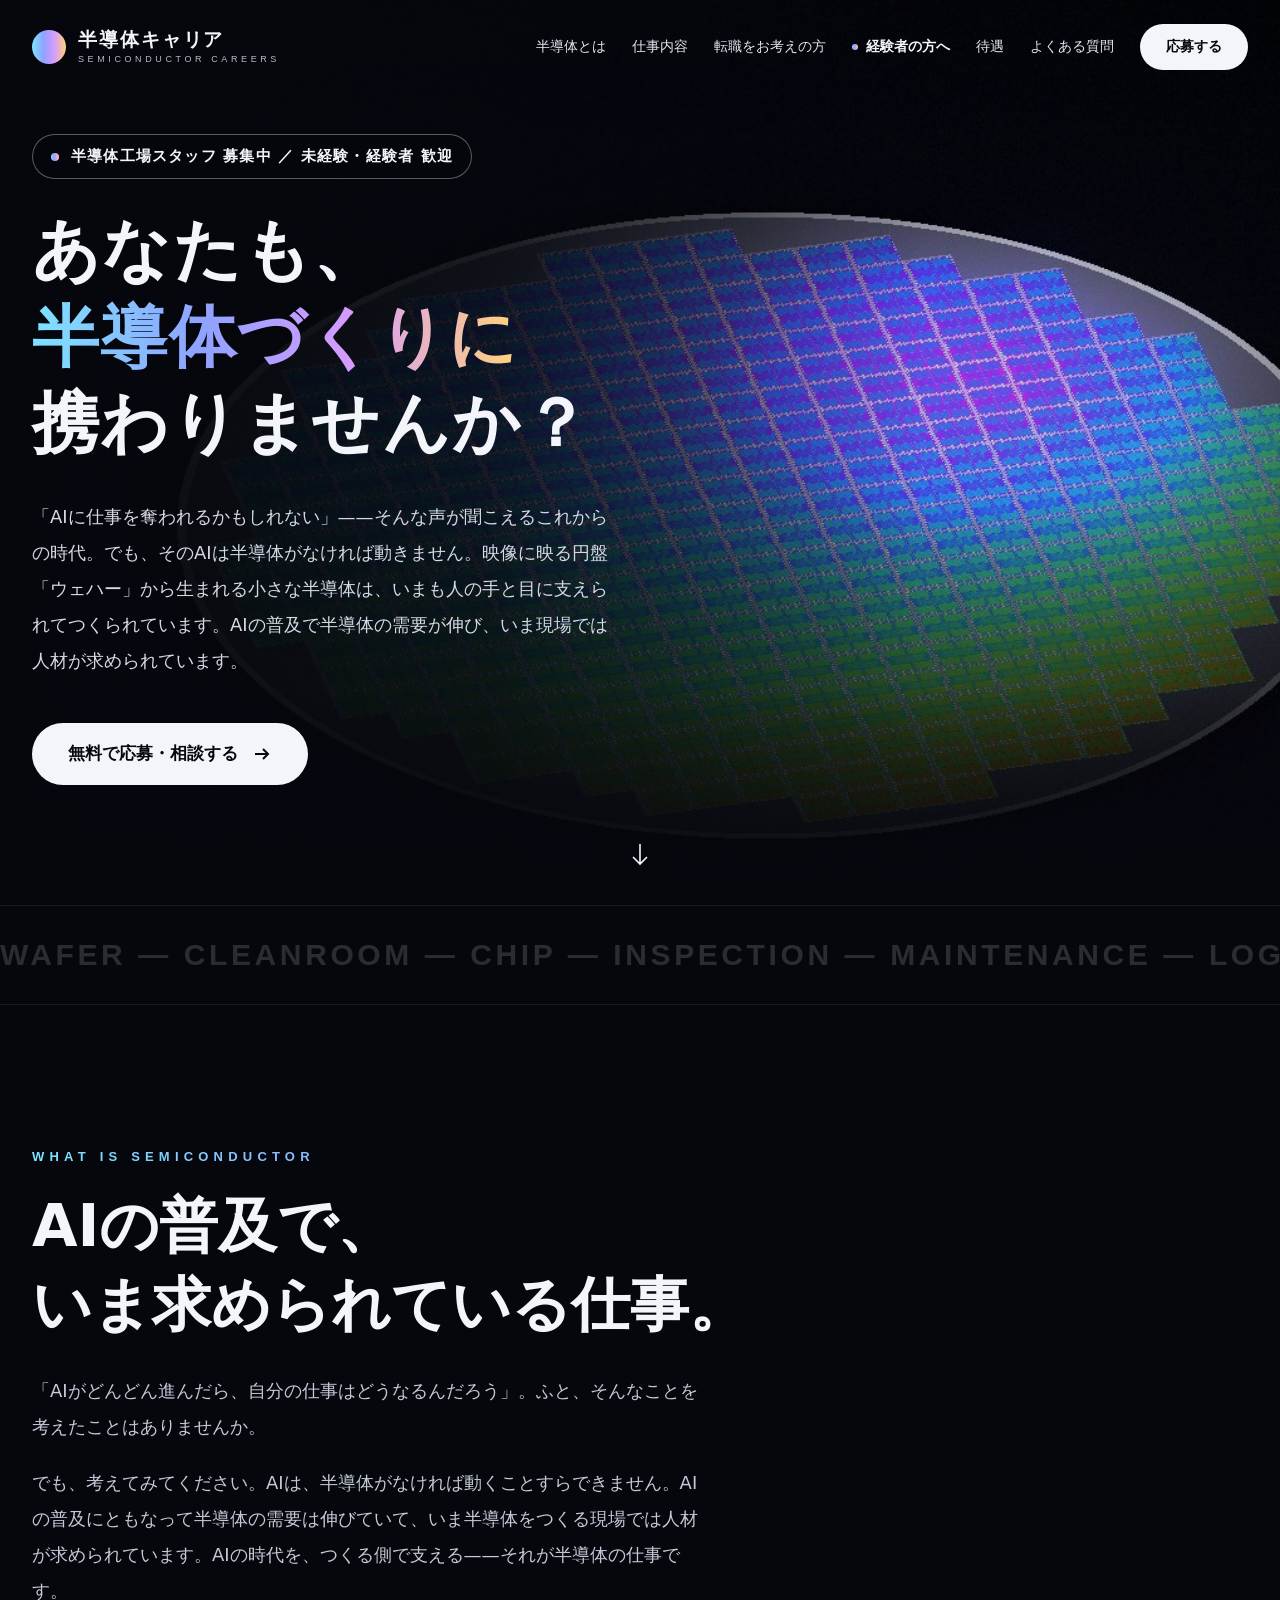
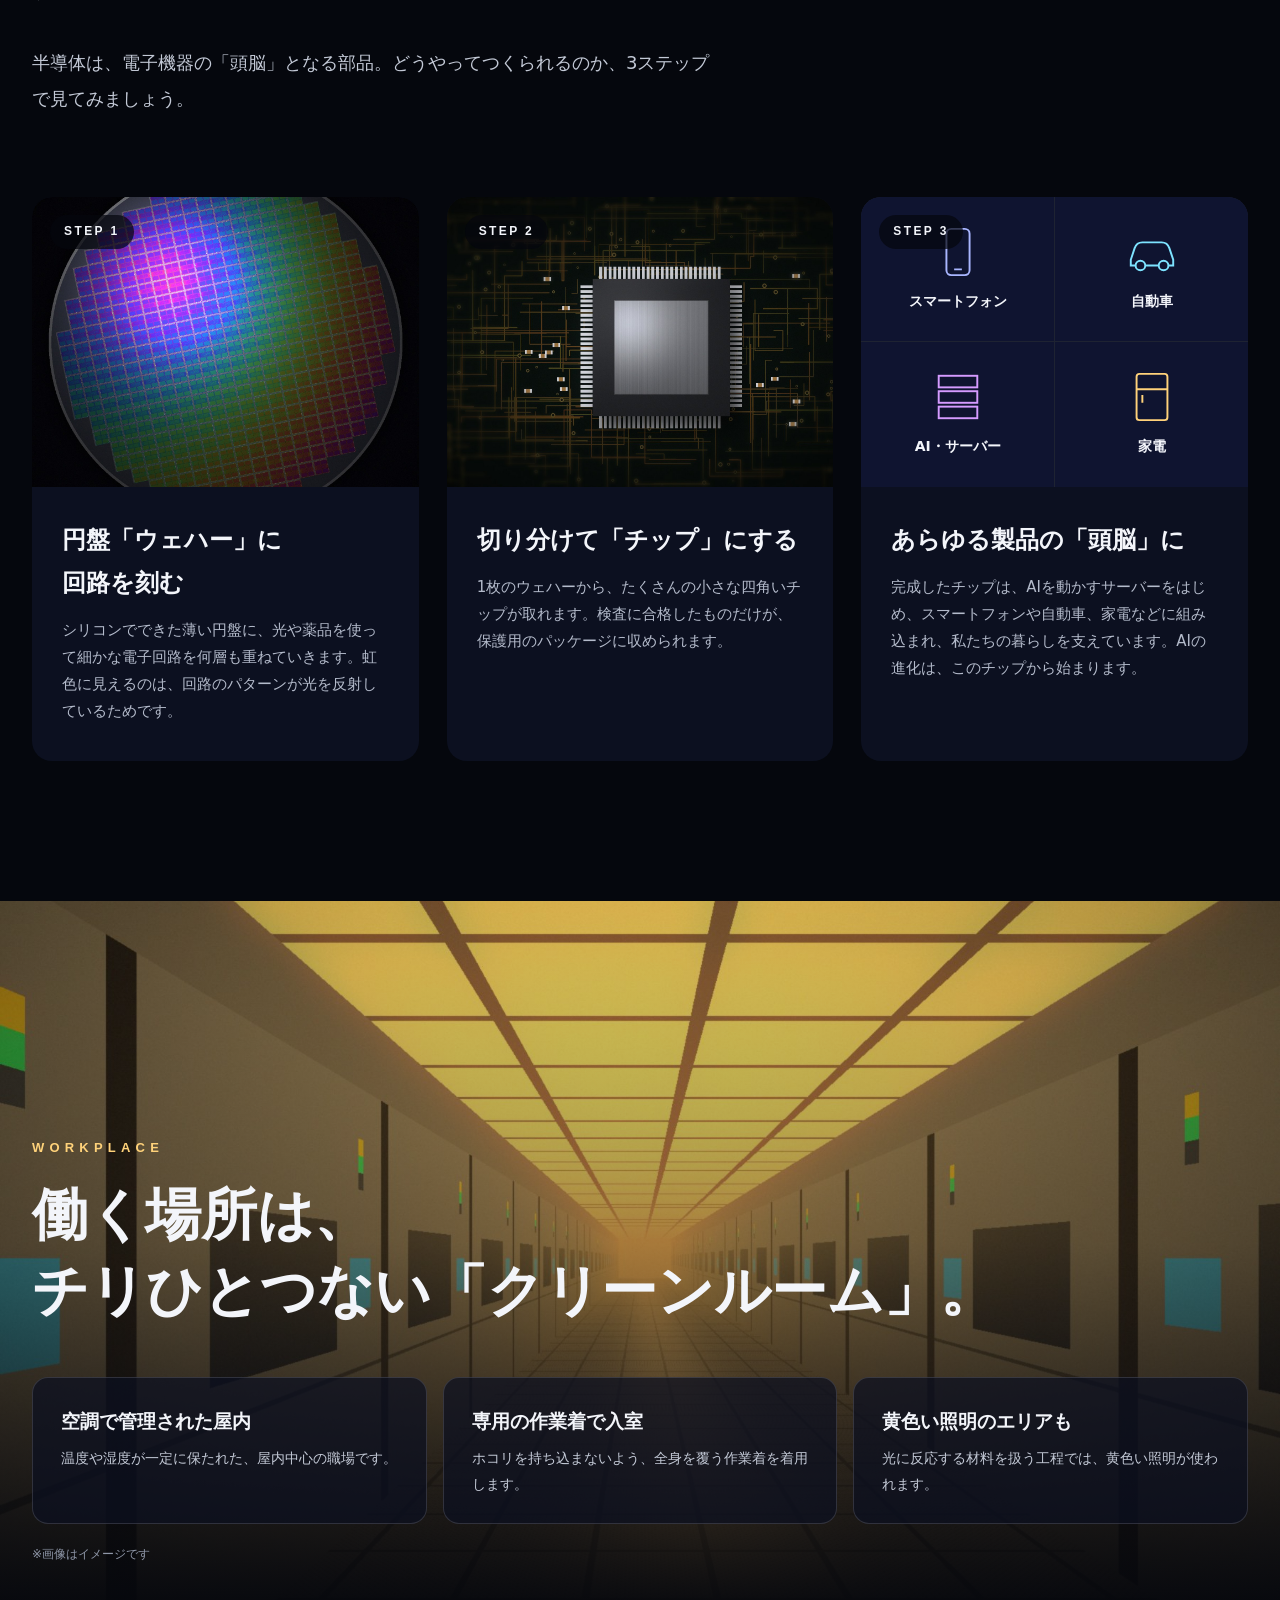
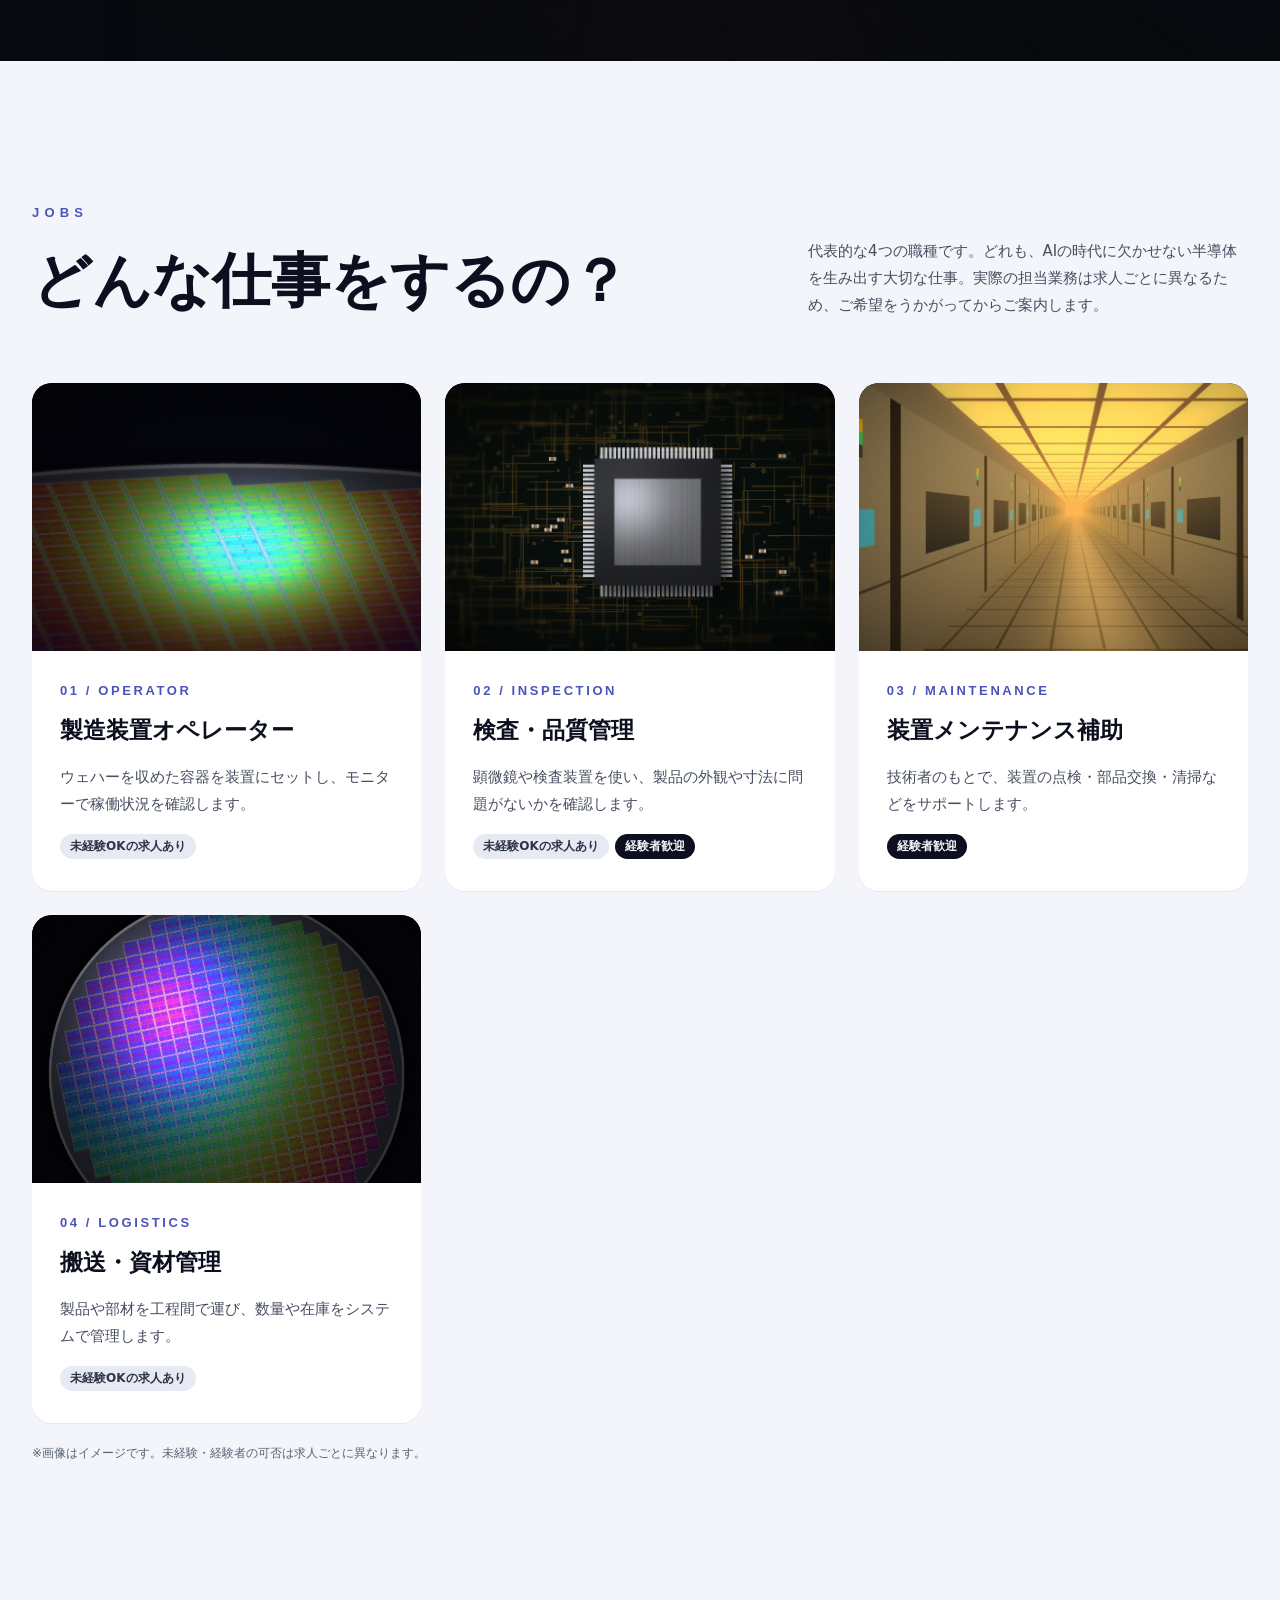
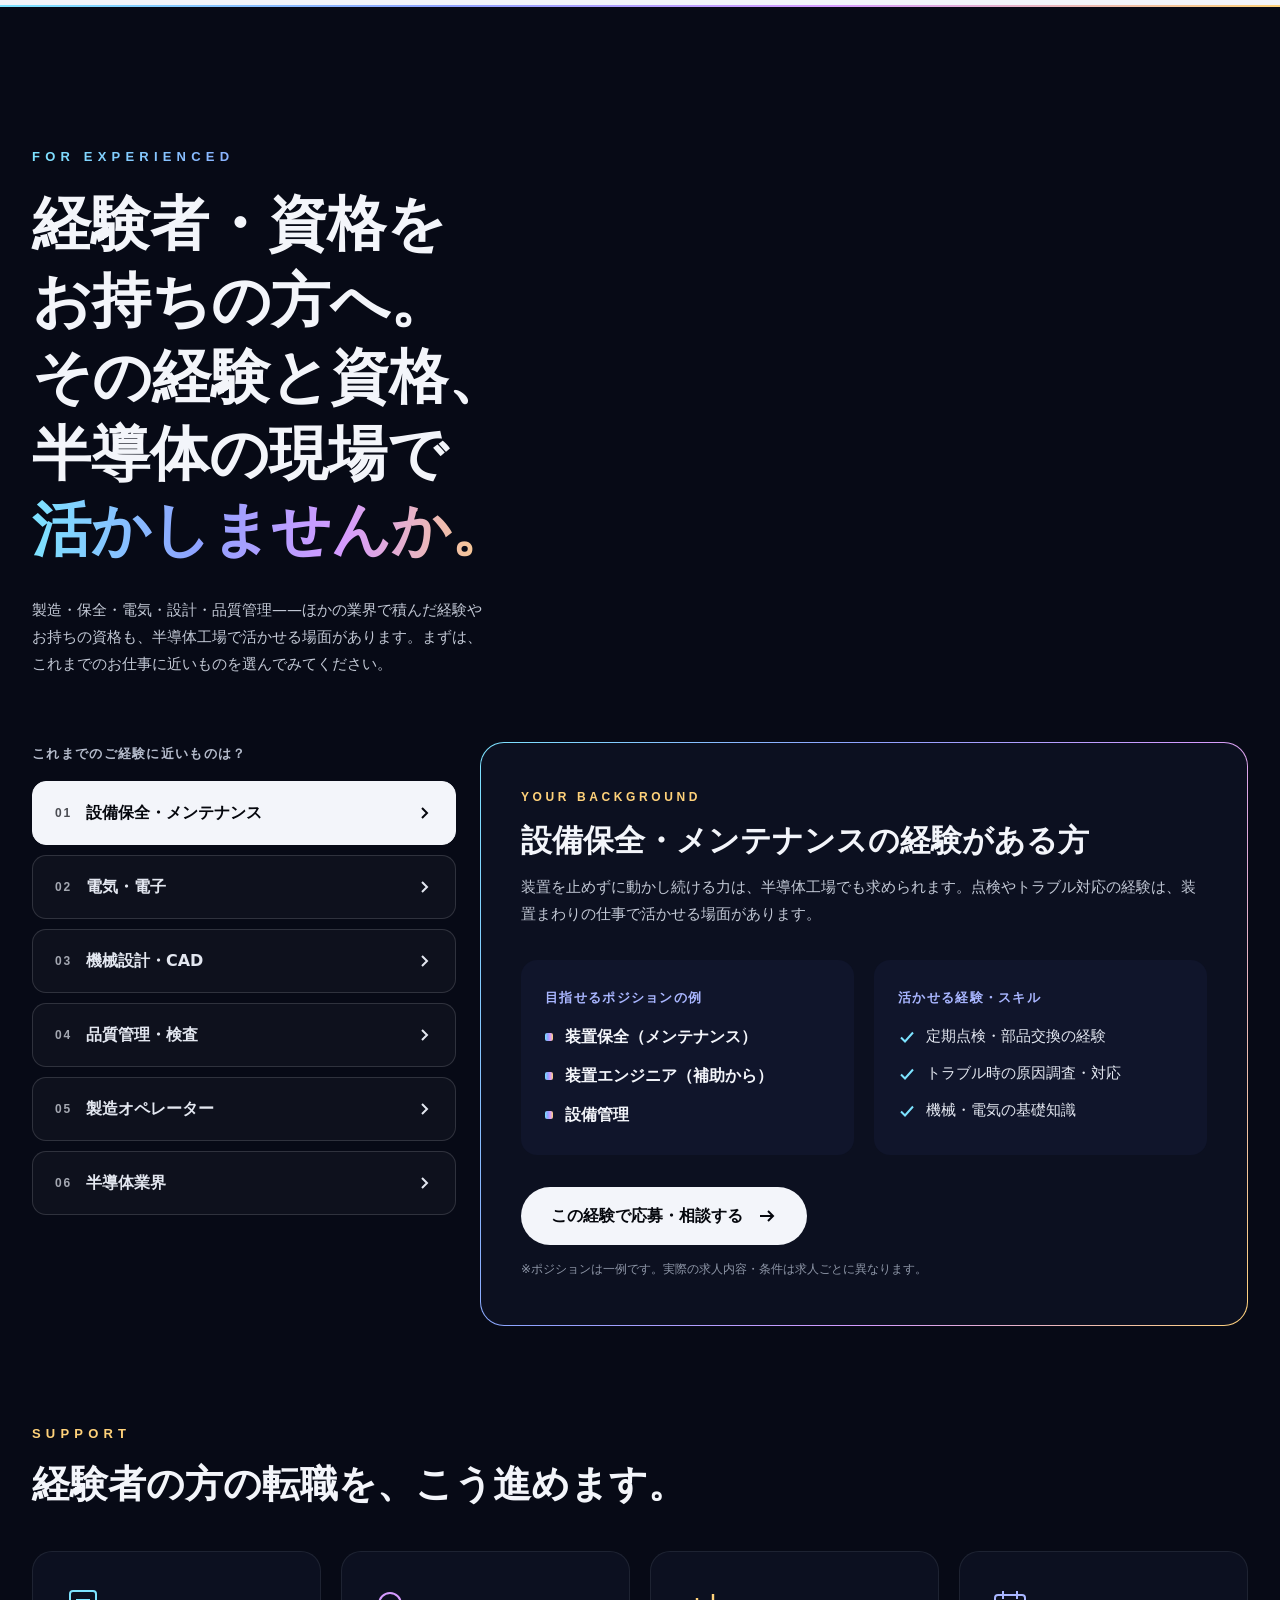
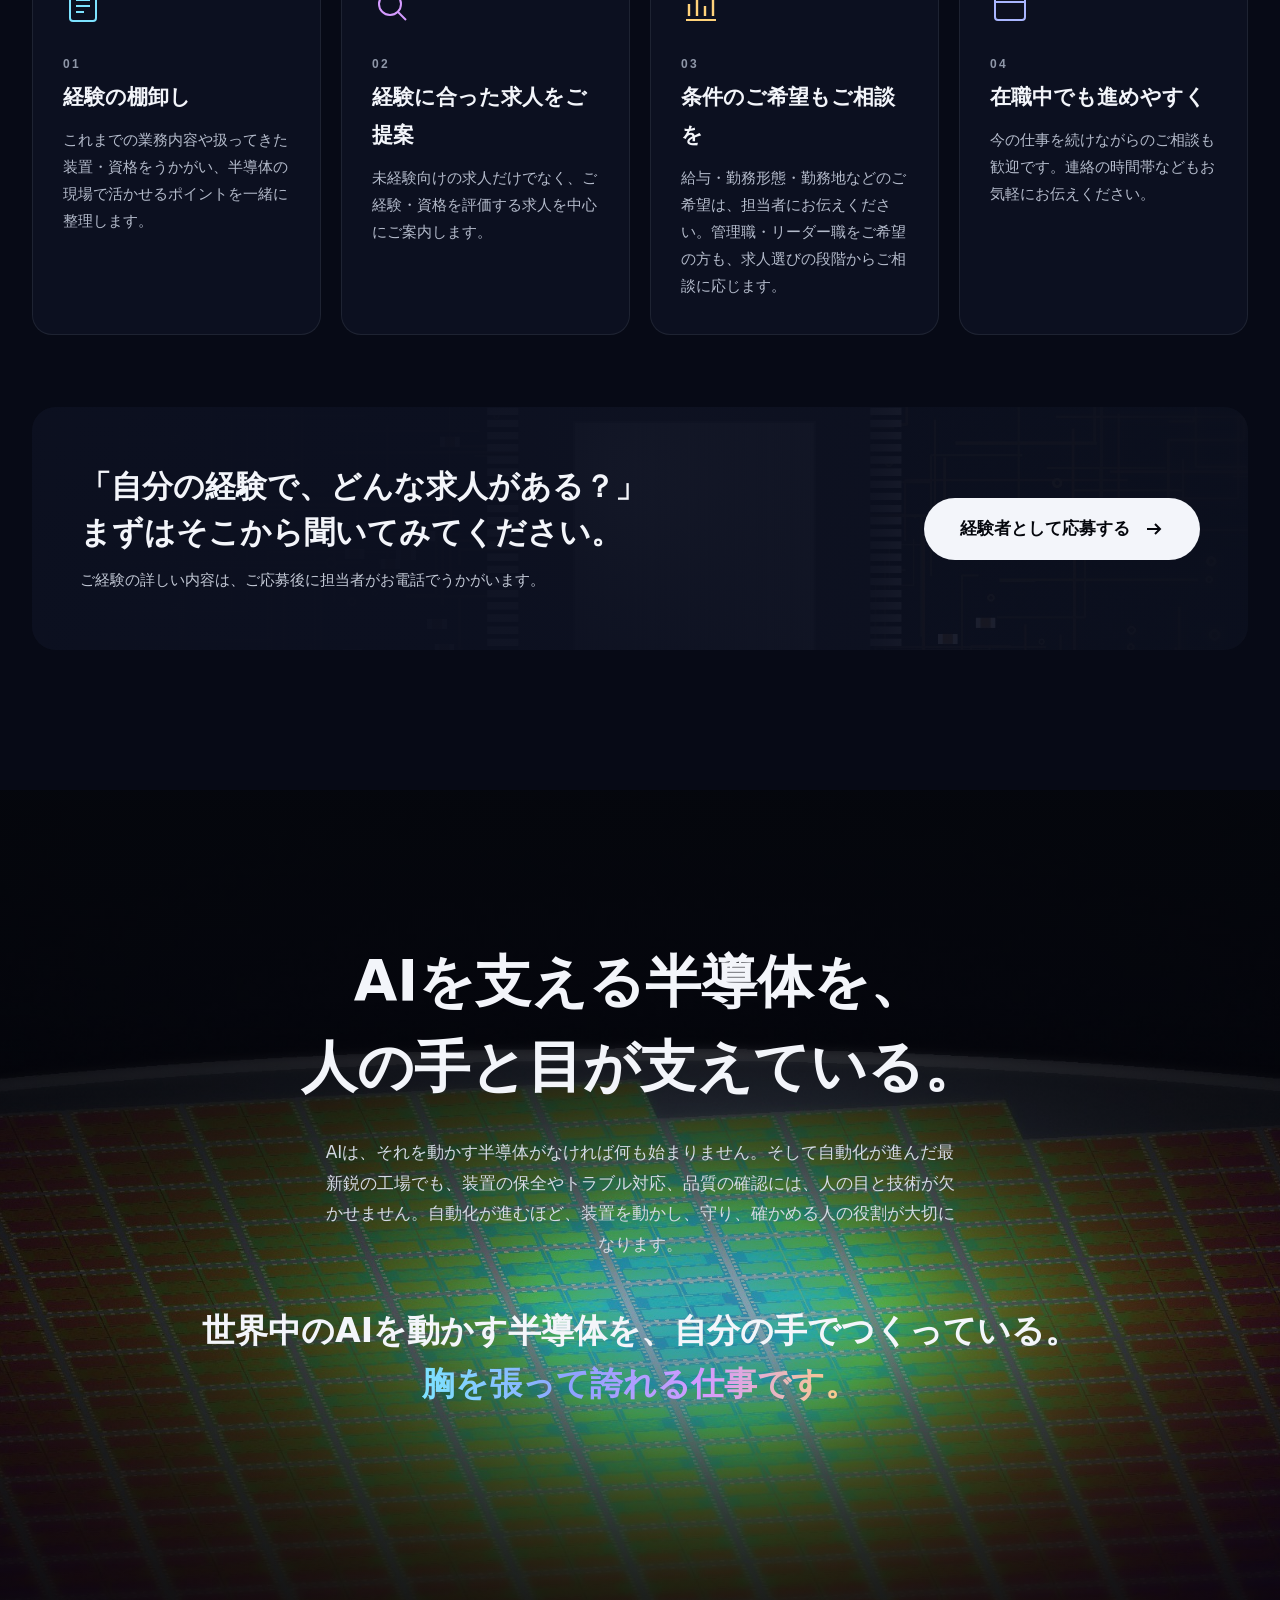
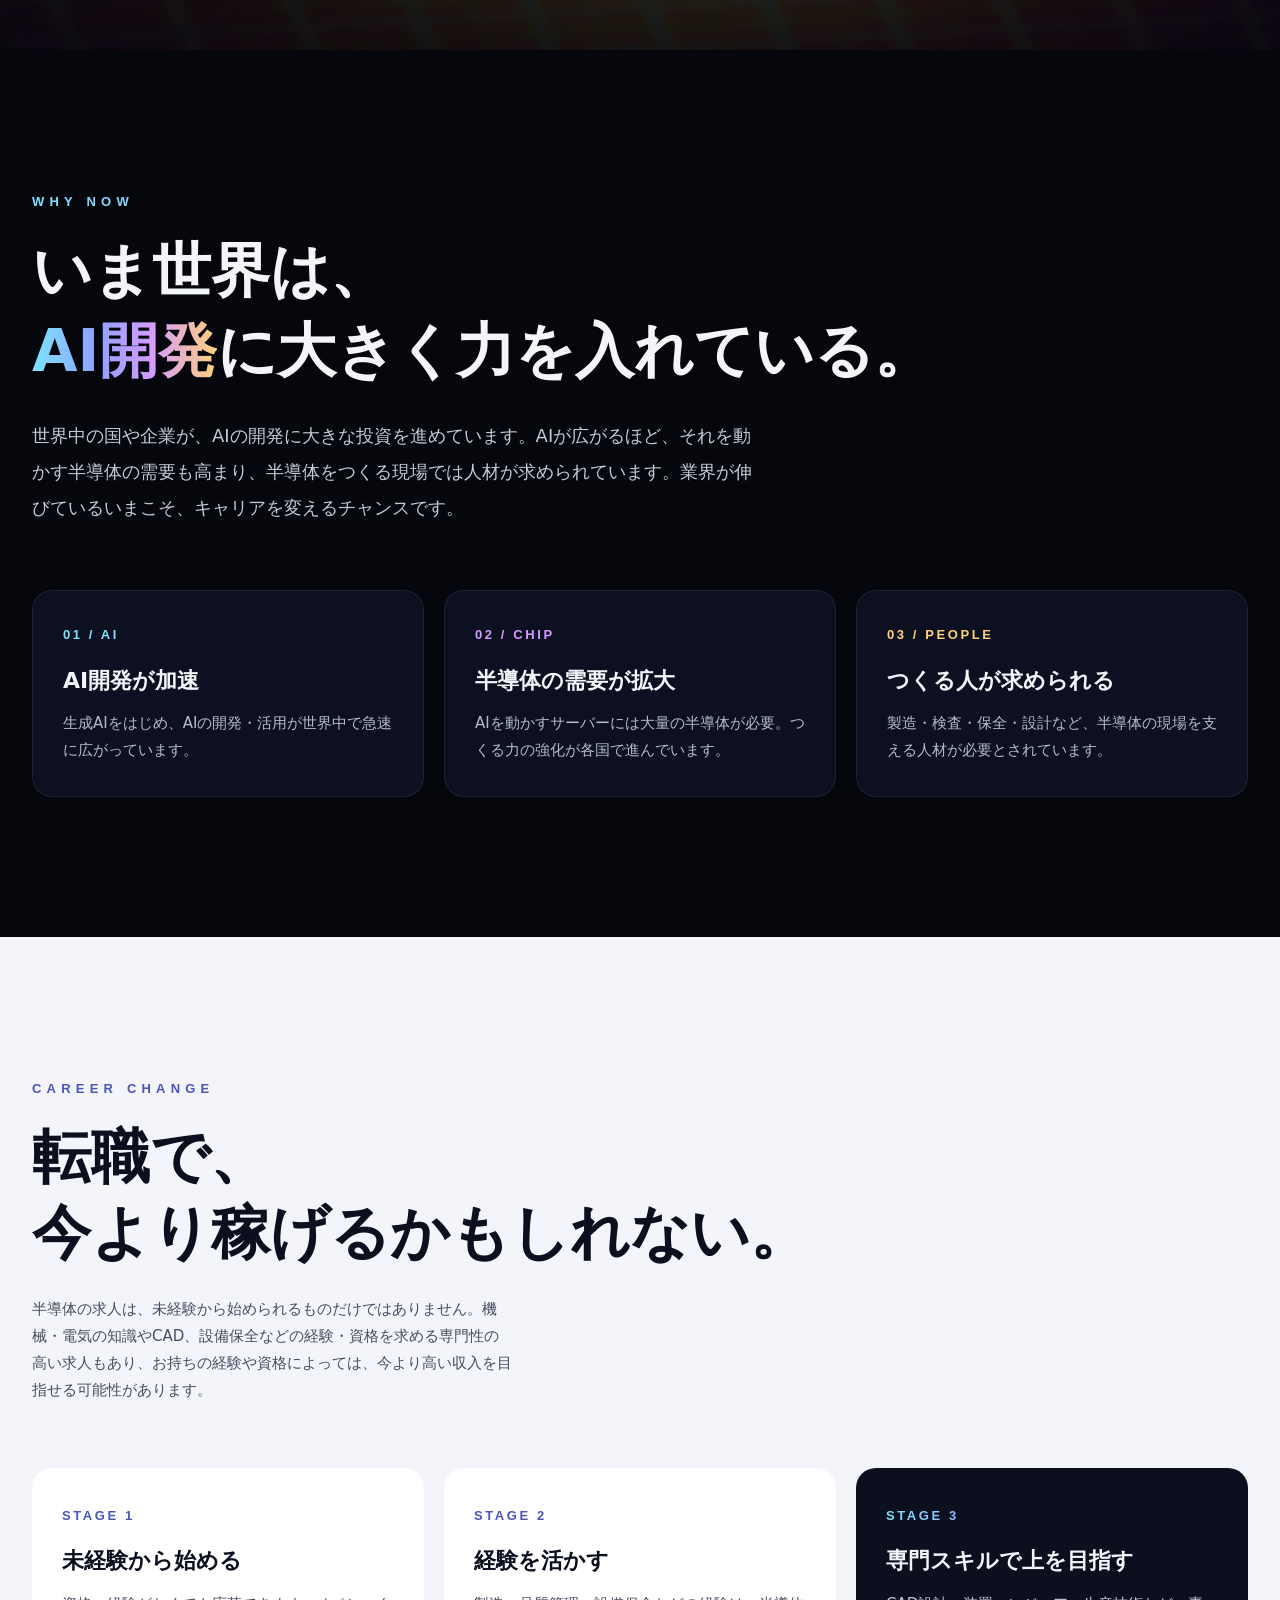
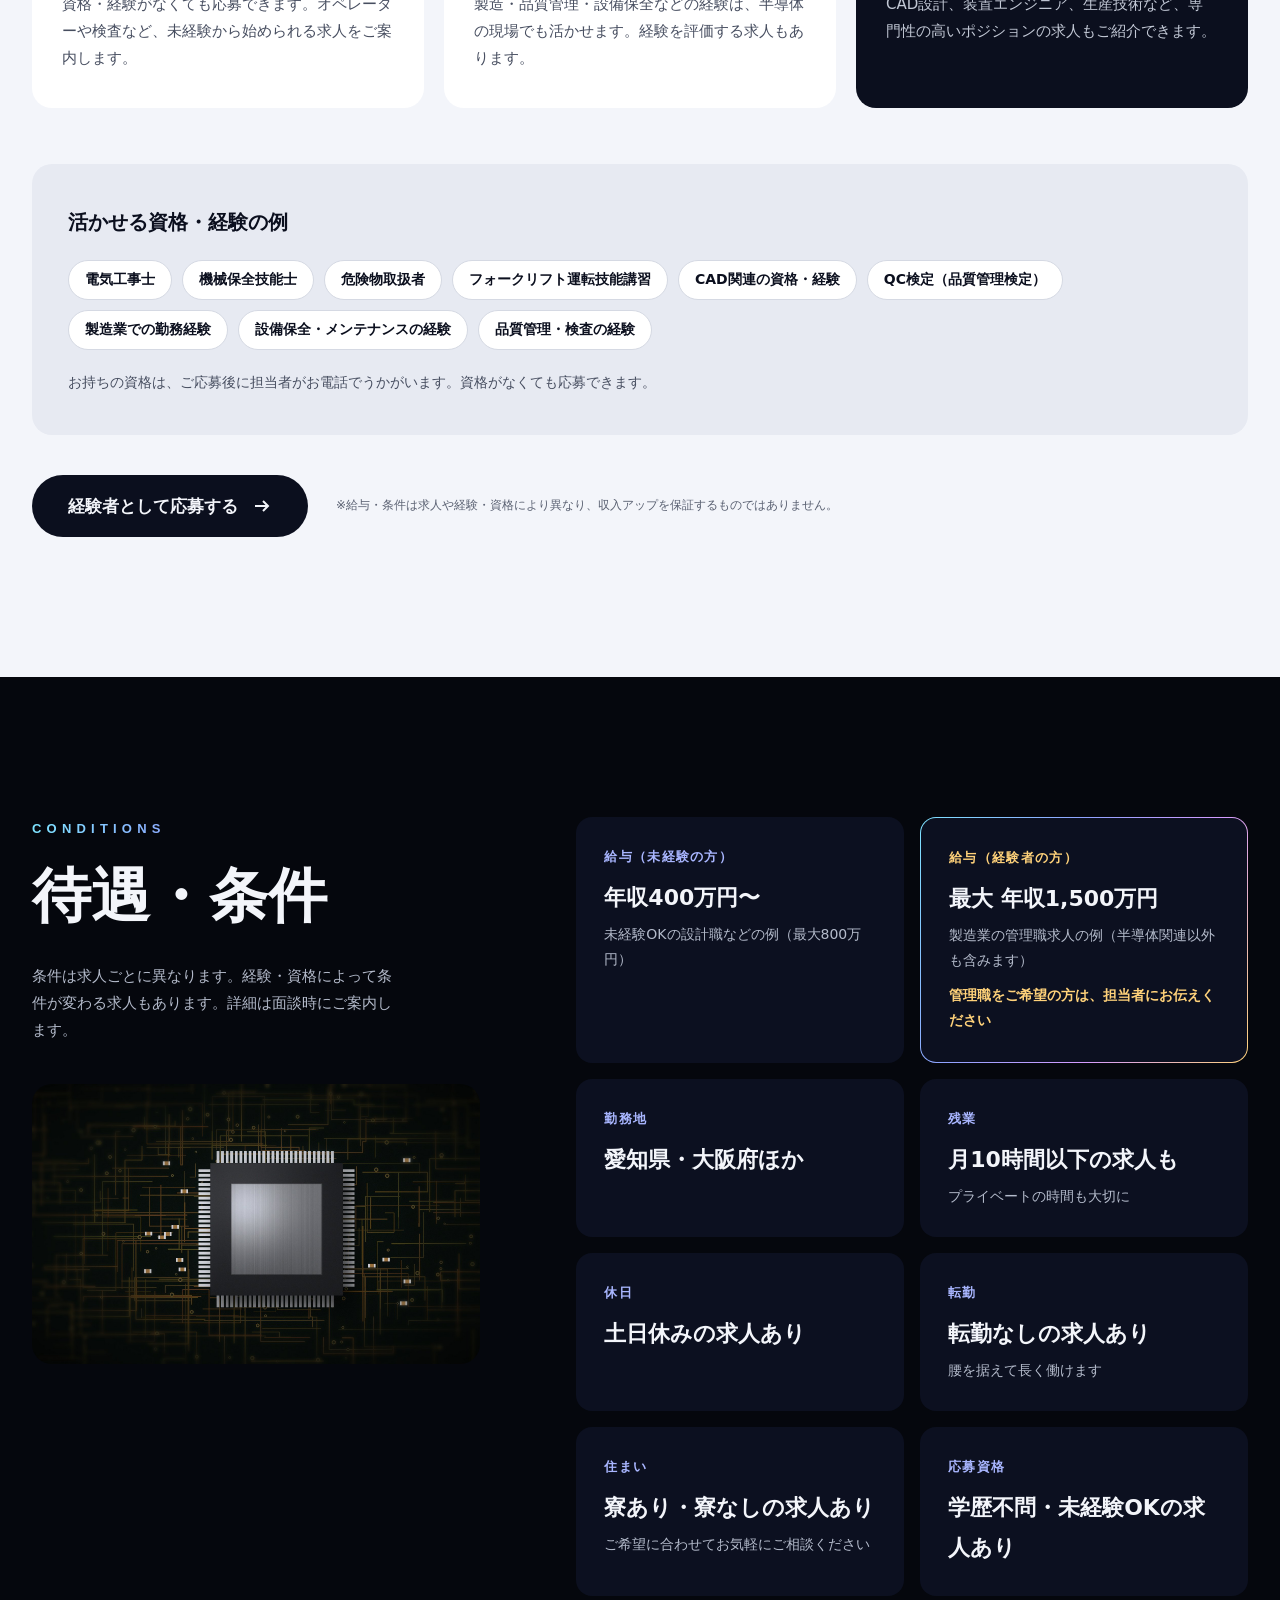
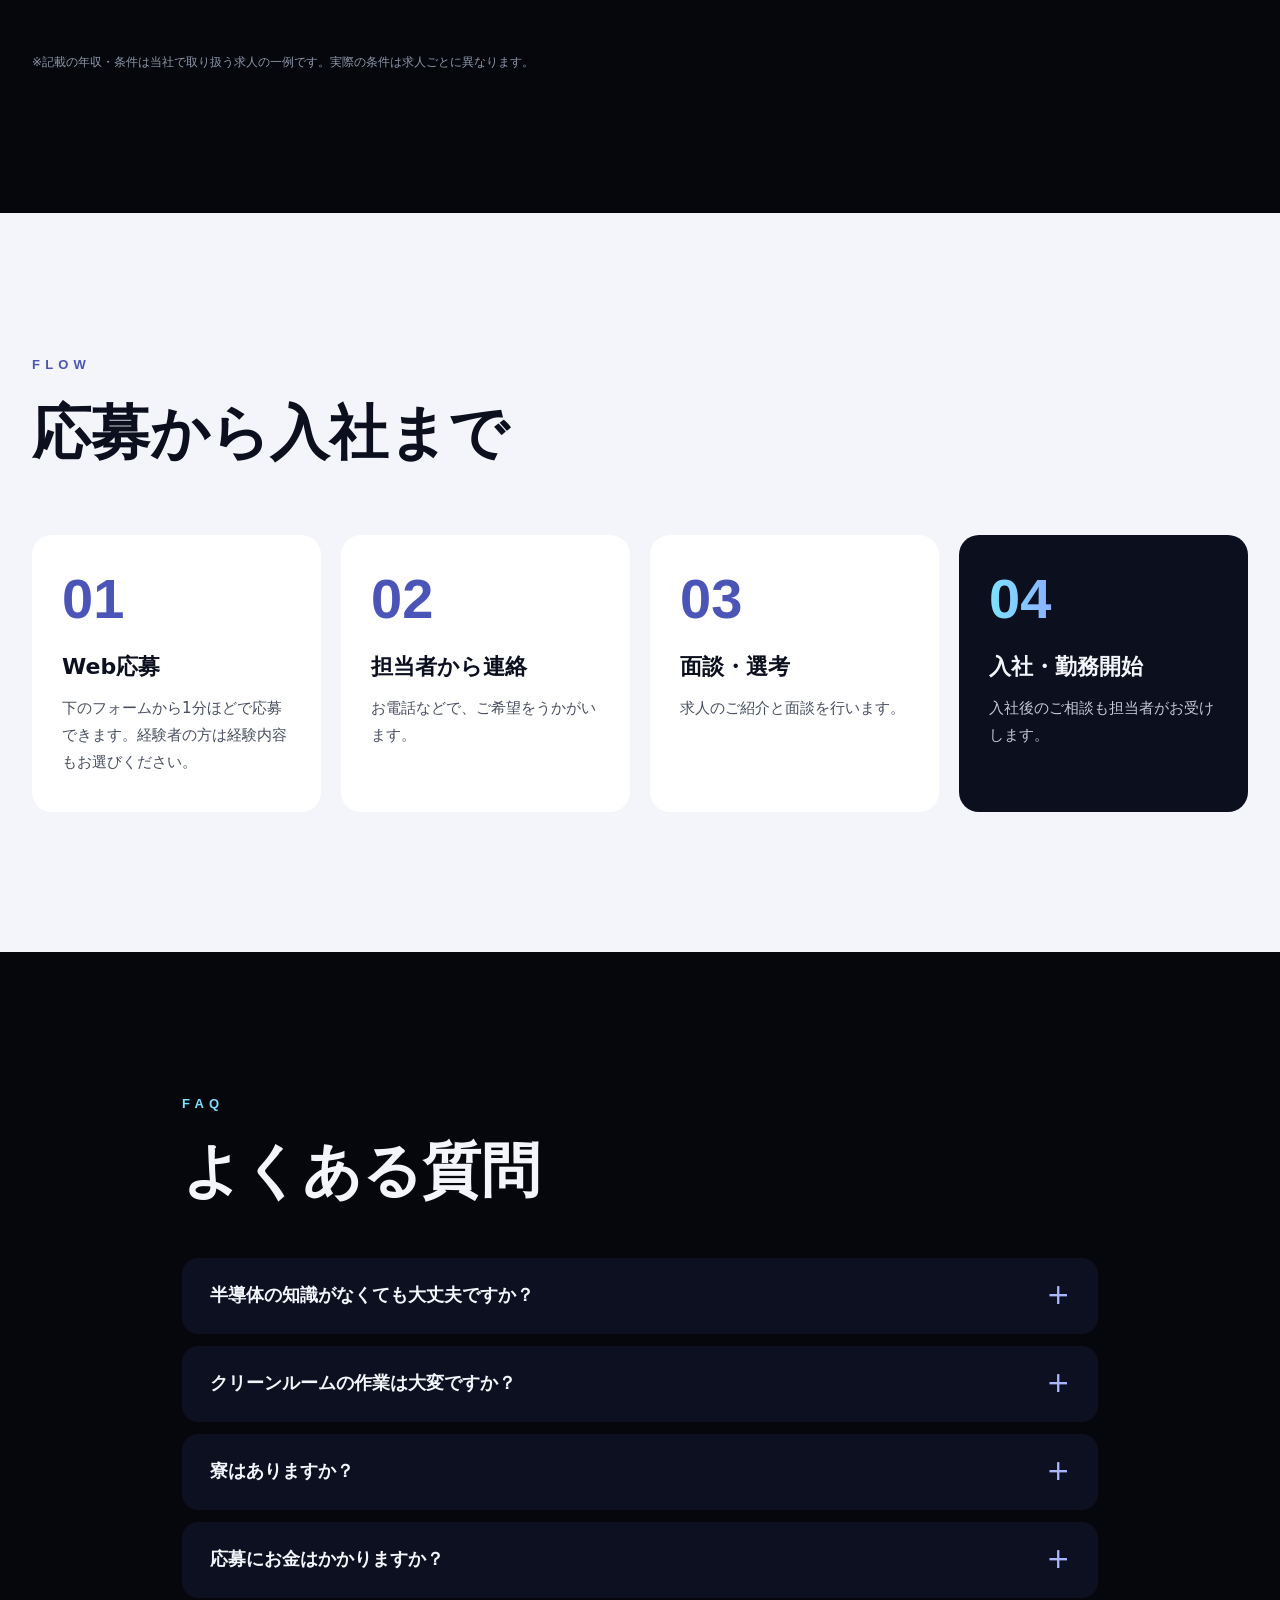
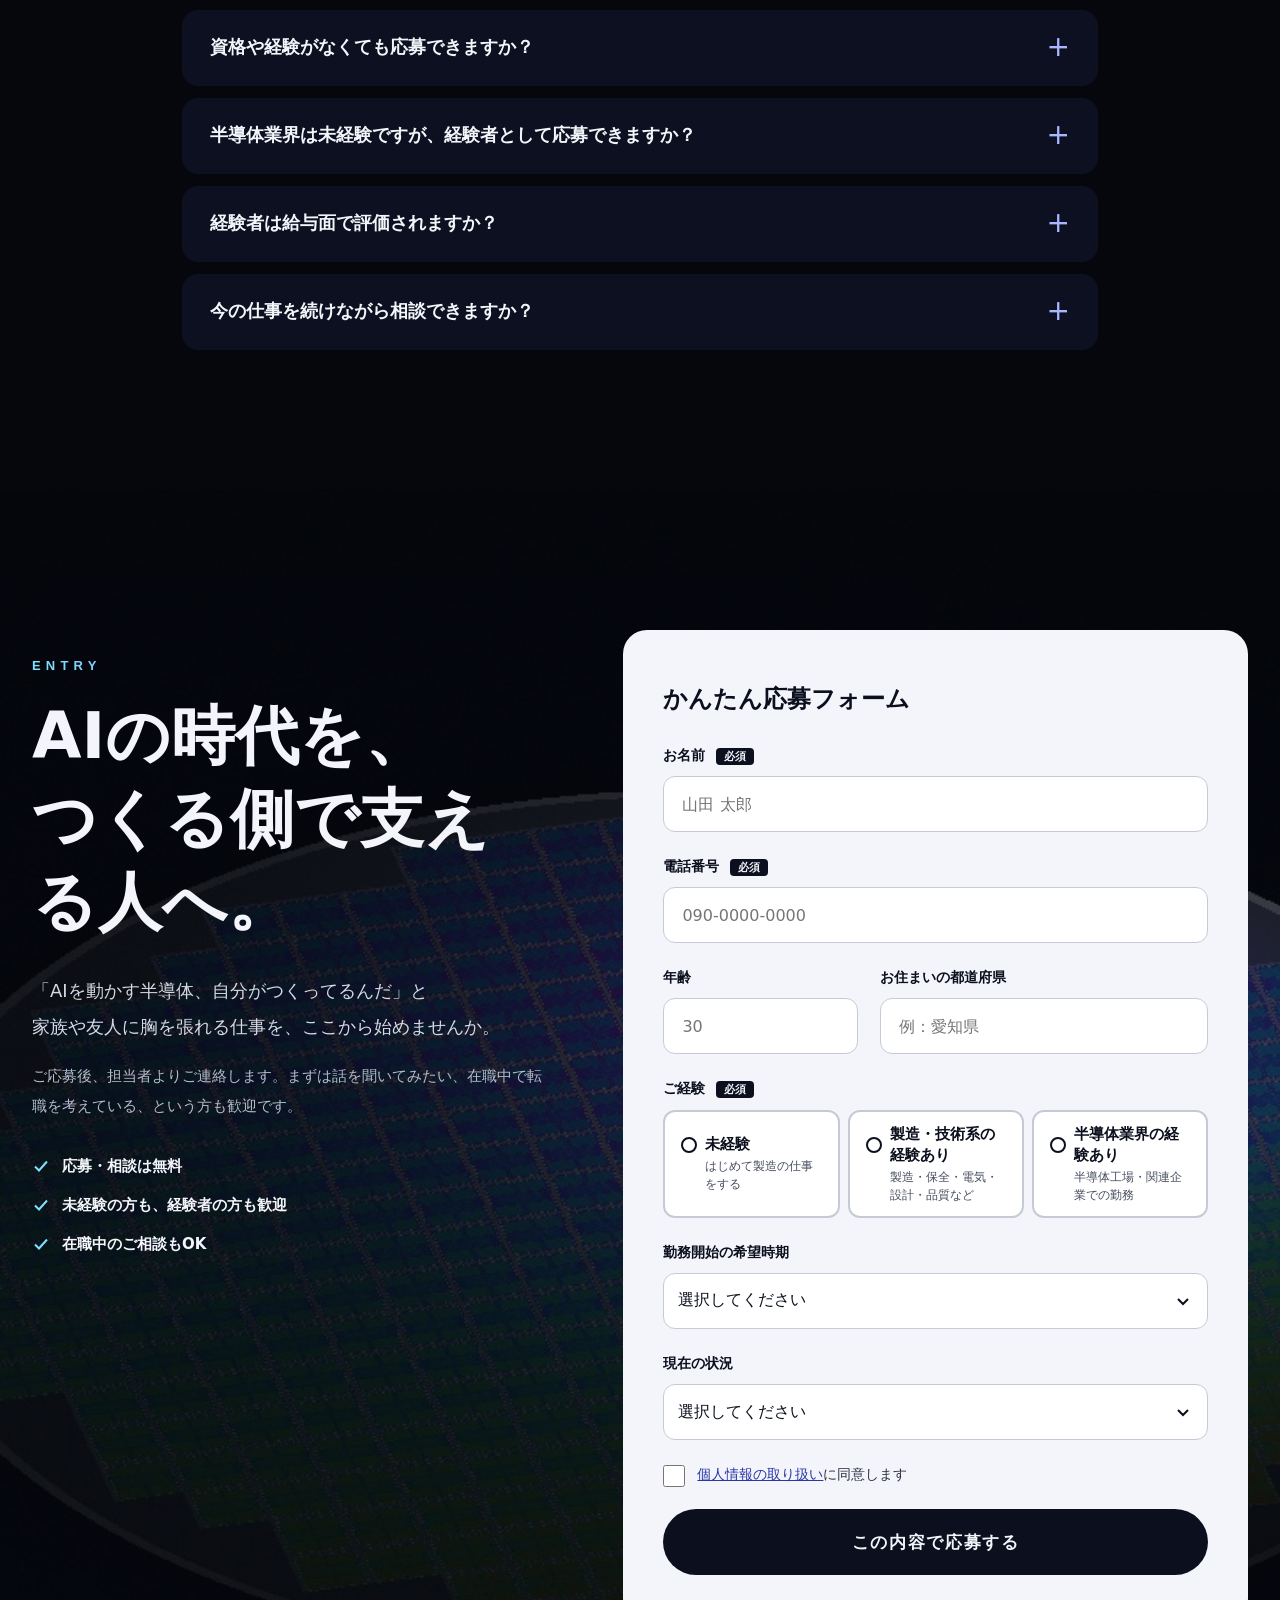
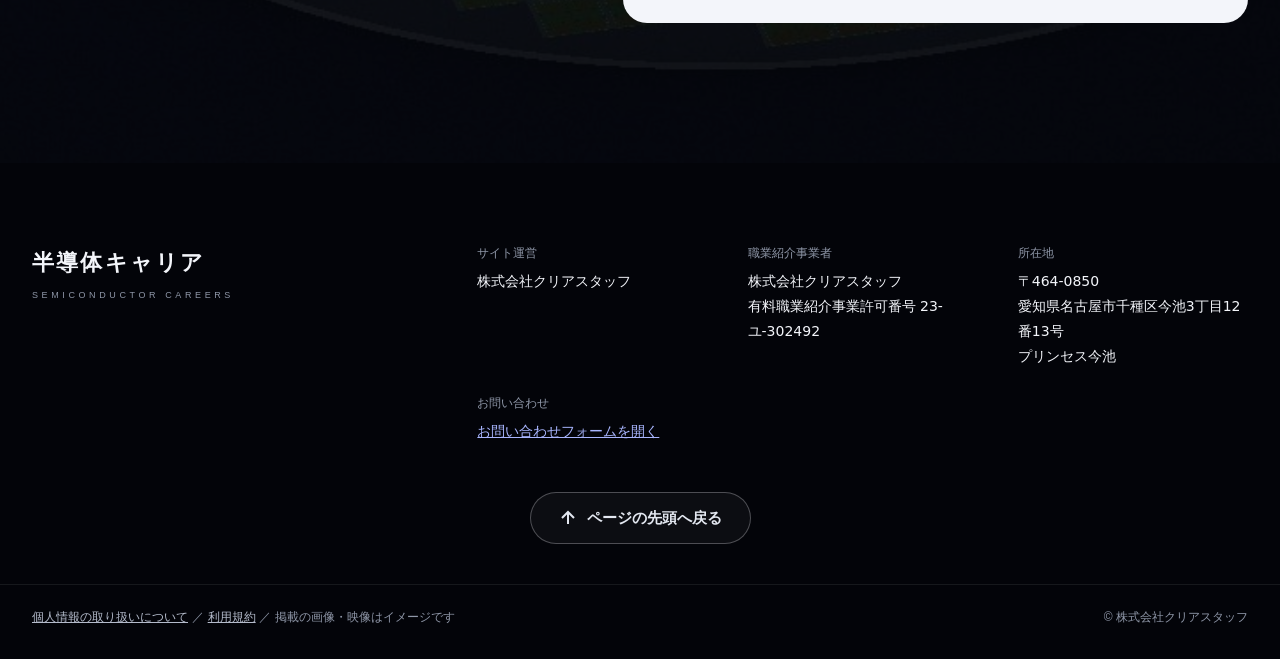
<file: index.html>
<!doctype html>
<html lang="ja">
<head>
<meta charset="utf-8">
<meta name="viewport" content="width=device-width, initial-scale=1">
<meta http-equiv="Content-Security-Policy" content="default-src 'self'; script-src 'self'; style-src 'self' 'unsafe-inline' https://fonts.googleapis.com; font-src https://fonts.gstatic.com; img-src 'self' data:; media-src 'self'; connect-src https://script.google.com https://script.googleusercontent.com; form-action 'none'; base-uri 'self'; object-src 'none'">
<meta name="referrer" content="strict-origin-when-cross-origin">
<title>半導体工場スタッフ募集｜未経験・経験者歓迎｜半導体キャリア</title>
<meta name="description" content="AIの時代を支える半導体づくりの仕事。完全未経験OKの求人から、経験・資格を活かして製造系の管理職なら最大年収1,500万円の求人まで。応募・相談は無料です。">
<meta property="og:type" content="website">
<meta property="og:title" content="半導体工場スタッフ募集｜未経験・経験者歓迎｜半導体キャリア">
<meta property="og:description" content="AIの時代を支える半導体づくりの仕事。完全未経験OKの求人から、経験・資格を活かして製造系の管理職なら最大年収1,500万円の求人まで。応募・相談は無料です。">
<meta property="og:url" content="https://cleastaff3-a11y.github.io/semicon-career-lp/">
<meta property="og:image" content="https://cleastaff3-a11y.github.io/semicon-career-lp/assets/hero-poster.jpg">
<meta name="twitter:card" content="summary_large_image">
<link rel="canonical" href="https://cleastaff3-a11y.github.io/semicon-career-lp/">
<meta name="theme-color" content="#05070D">
<link rel="preconnect" href="https://fonts.googleapis.com">
<link rel="preconnect" href="https://fonts.gstatic.com" crossorigin>
<link rel="stylesheet" href="https://fonts.googleapis.com/css2?family=Noto+Sans+JP:wght@400;500;700;900&amp;family=Inter:wght@300;400;600;800&amp;display=swap">
<link rel="icon" href="favicon.svg" type="image/svg+xml">
<link rel="stylesheet" href="style.css">
</head>
<body>
<div style="font-family: 'Noto Sans JP', system-ui, sans-serif; color: #F3F5FA; background: #05070D; line-height: 1.8; font-size: 16px; overflow-x: hidden">

<!-- ================= HERO (VIDEO) ================= -->
<section id="top" style="position: relative; min-height: 100vh; display: flex; flex-direction: column; overflow: hidden">
<video src="assets/hero.mp4" poster="assets/hero-poster.jpg" autoplay="" muted="" loop="" playsinline="" aria-hidden="true" style="position: absolute; inset: 0; width: 100%; height: 100%; object-fit: cover; object-position: 70% 50%"></video>
<div aria-hidden="true" style="position: absolute; inset: 0; background: linear-gradient(90deg, rgba(5,7,13,.92) 0%, rgba(5,7,13,.72) 38%, rgba(5,7,13,.10) 72%)"></div>
<div aria-hidden="true" style="position: absolute; left: 0; right: 0; bottom: 0; height: 220px; background: linear-gradient(0deg, #05070D, rgba(5,7,13,0))"></div>

<header style="position: relative; z-index: 2">
<div style="max-width: 1360px; margin: 0 auto; padding: 24px 32px; display: flex; flex-wrap: wrap; align-items: center; justify-content: space-between; gap: 16px">
<a href="#top" style="display: flex; align-items: center; gap: 12px; color: #F3F5FA">
<span class="iri-bar" aria-hidden="true" style="width: 34px; height: 34px; border-radius: 50%; display: block"></span>
<span style="display: flex; flex-direction: column; line-height: 1.15">
<span style="font-weight: 900; font-size: 19px; letter-spacing: .1em">半導体キャリア</span>
<span style="font-family: Inter, sans-serif; font-size: 9px; letter-spacing: .4em; color: #B4BBCB; margin-top: 3px">SEMICONDUCTOR CAREERS</span>
</span>
</a>
<nav aria-label="メインメニュー" style="display: flex; flex-wrap: wrap; align-items: center; gap: 6px 26px; font-size: 14px; font-weight: 500">
<a href="#about" style="color: #E3E7F0">半導体とは</a>
<a href="#work" style="color: #E3E7F0">仕事内容</a>
<a href="#career" style="color: #E3E7F0">転職をお考えの方</a>
<a href="#experienced" style="display: inline-flex; align-items: center; gap: 8px; color: #F3F5FA; font-weight: 700"><span class="iri-bar" aria-hidden="true" style="width: 6px; height: 6px; border-radius: 50%; display: block"></span>経験者の方へ</a>
<a href="#conditions" style="color: #E3E7F0">待遇</a>
<a href="#faq" style="color: #E3E7F0">よくある質問</a>
<a href="#apply-form" style="display: inline-flex; align-items: center; min-height: 46px; padding: 0 26px; border-radius: 999px; background: #F3F5FA; color: #05070D; font-weight: 700">応募する</a>
</nav>
</div>
</header>

<div style="position: relative; z-index: 1; flex-grow: 1; display: flex; align-items: center">
<div style="max-width: 1360px; width: 100%; margin: 0 auto; padding: 40px 32px 120px">
<p style="display: inline-flex; align-items: center; gap: 12px; margin: 0 0 28px; padding: 8px 18px; border: 1px solid rgba(243,245,250,.35); border-radius: 999px; font-size: 15px; font-weight: 700; letter-spacing: .08em; background: rgba(5,7,13,.45)">
<span class="iri-bar" aria-hidden="true" style="width: 8px; height: 8px; border-radius: 50%; display: block"></span>
半導体工場スタッフ 募集中 ／ 未経験・経験者 歓迎
</p>
<h1 style="margin: 0; font-weight: 900; font-size: clamp(36px, 5.2vw, 84px); line-height: 1.3; letter-spacing: .02em">あなたも、<br><span class="iri">半導体づくりに</span><br>携わりませんか？</h1>
<p style="margin: 32px 0 0; max-width: 580px; font-size: 18px; line-height: 2; color: #D4D9E4">「AIに仕事を奪われるかもしれない」——そんな声が聞こえるこれからの時代。でも、そのAIは半導体がなければ動きません。映像に映る円盤「ウェハー」から生まれる小さな半導体は、いまも人の手と目に支えられてつくられています。AIの普及で半導体の需要が伸び、いま現場では人材が求められています。</p>
<div style="margin-top: 44px; display: flex; flex-wrap: wrap; gap: 14px">
<a href="#apply-form" style="display: inline-flex; align-items: center; gap: 14px; min-height: 62px; padding: 0 36px; border-radius: 999px; background: #F3F5FA; color: #05070D; font-weight: 900; font-size: 17px">
無料で応募・相談する
<svg width="20" height="20" viewBox="0 0 20 20" aria-hidden="true"><path d="M3 10h13M11 5l5 5-5 5" fill="none" stroke="#05070D" style="stroke-width: 2"></path></svg>
</a>
</div>
</div>
</div>

<a href="#about" aria-label="下へスクロール" class="bob" style="position: absolute; z-index: 2; left: 50%; bottom: 28px; margin-left: -22px; width: 44px; height: 44px; display: flex; align-items: center; justify-content: center; color: #F3F5FA">
<svg width="18" height="26" viewBox="0 0 18 26" aria-hidden="true"><path d="M9 2v20M2 15l7 7 7-7" fill="none" stroke="#F3F5FA" style="stroke-width: 1.6"></path></svg>
</a>
</section>

<!-- ================= MARQUEE ================= -->
<div aria-hidden="true" style="overflow: hidden; border-top: 1px solid rgba(243,245,250,.08); border-bottom: 1px solid rgba(243,245,250,.08)">
<div class="mq" style="display: flex; width: max-content; padding: 22px 0; font-family: Inter, sans-serif; font-weight: 800; font-size: 30px; letter-spacing: .12em; white-space: nowrap; color: rgba(243,245,250,.16)">
<span style="padding-right: 40px">WAFER — CLEANROOM — CHIP — INSPECTION — MAINTENANCE — LOGISTICS — ENGINEERING — </span>
<span style="padding-right: 40px">WAFER — CLEANROOM — CHIP — INSPECTION — MAINTENANCE — LOGISTICS — ENGINEERING — </span>
</div>
</div>

<!-- ================= ABOUT: WHAT IS SEMICONDUCTOR ================= -->
<section id="about" style="background: #05070D">
<div style="max-width: 1360px; margin: 0 auto; padding: 140px 32px">
<p style="margin: 0 0 18px; font-family: Inter, sans-serif; font-weight: 600; font-size: 13px; letter-spacing: .4em" class="iri">WHAT IS SEMICONDUCTOR</p>
<h2 style="margin: 0; font-weight: 900; font-size: clamp(34px, 4.6vw, 64px); line-height: 1.35">AIの普及で、<br>いま求められている仕事。</h2>
<p style="margin: 28px 0 0; max-width: 680px; font-size: 18px; color: #C3C9D6; line-height: 2">「AIがどんどん進んだら、自分の仕事はどうなるんだろう」。ふと、そんなことを考えたことはありませんか。</p>
<p style="margin: 20px 0 80px; max-width: 680px; font-size: 18px; color: #C3C9D6; line-height: 2">でも、考えてみてください。AIは、半導体がなければ動くことすらできません。AIの普及にともなって半導体の需要は伸びていて、いま半導体をつくる現場では人材が求められています。AIの時代を、つくる側で支える——それが半導体の仕事です。<br><br>半導体は、電子機器の「頭脳」となる部品。どうやってつくられるのか、3ステップで見てみましょう。</p>

<div style="display: grid; grid-template-columns: repeat(auto-fit, minmax(300px, 1fr)); gap: 28px">
<article class="zoom" style="background: #0C1020; border-radius: 20px; overflow: hidden">
<div style="position: relative; aspect-ratio: 4 / 3; overflow: hidden; background: #08090D">
<img src="assets/wafer.jpg" alt="回路が刻まれたシリコンウェハー" style="width: 100%; height: 100%; object-fit: cover; display: block">
<span style="position: absolute; top: 18px; left: 18px; padding: 6px 14px; border-radius: 999px; background: rgba(5,7,13,.7); font-family: Inter, sans-serif; font-weight: 600; font-size: 12px; letter-spacing: .2em">STEP 1</span>
</div>
<div style="padding: 32px 30px 36px">
<h3 style="margin: 0; font-weight: 900; font-size: 24px">円盤「ウェハー」に<wbr>回路を刻む</h3>
<p style="margin: 12px 0 0; color: #B4BBCB; font-size: 15px">シリコンでできた薄い円盤に、光や薬品を使って細かな電子回路を何層も重ねていきます。虹色に見えるのは、回路のパターンが光を反射しているためです。</p>
</div>
</article>
<article class="zoom" style="background: #0C1020; border-radius: 20px; overflow: hidden">
<div style="position: relative; aspect-ratio: 4 / 3; overflow: hidden; background: #08090D">
<img src="assets/chip.jpg" alt="基板に実装された半導体チップ" style="width: 100%; height: 100%; object-fit: cover; display: block">
<span style="position: absolute; top: 18px; left: 18px; padding: 6px 14px; border-radius: 999px; background: rgba(5,7,13,.7); font-family: Inter, sans-serif; font-weight: 600; font-size: 12px; letter-spacing: .2em">STEP 2</span>
</div>
<div style="padding: 32px 30px 36px">
<h3 style="margin: 0; font-weight: 900; font-size: 24px">切り分けて<wbr>「チップ」にする</h3>
<p style="margin: 12px 0 0; color: #B4BBCB; font-size: 15px">1枚のウェハーから、たくさんの小さな四角いチップが取れます。検査に合格したものだけが、保護用のパッケージに収められます。</p>
</div>
</article>
<article style="background: #0C1020; border-radius: 20px; overflow: hidden">
<div style="position: relative; aspect-ratio: 4 / 3; display: grid; grid-template-columns: repeat(2, minmax(0, 1fr)); gap: 1px; background: rgba(243,245,250,.08)">
<div style="background: #0F1430; display: flex; flex-direction: column; align-items: center; justify-content: center; gap: 10px">
<svg width="54" height="54" viewBox="0 0 56 56" aria-hidden="true"><rect x="16" y="4" width="24" height="48" rx="5" fill="none" stroke="#A9B6FF" style="stroke-width: 2"></rect><path d="M24 46h8" stroke="#A9B6FF" style="stroke-width: 2"></path></svg>
<span style="font-weight: 700; font-size: 14px">スマートフォン</span>
</div>
<div style="background: #0F1430; display: flex; flex-direction: column; align-items: center; justify-content: center; gap: 10px">
<svg width="54" height="54" viewBox="0 0 56 56" aria-hidden="true"><path d="M6 36l4-12q2-6 8-6h20q6 0 8 6l4 12v6H6z" fill="none" stroke="#7DE3FF" style="stroke-width: 2"></path><circle cx="16" cy="42" r="5" fill="#0F1430" stroke="#7DE3FF" style="stroke-width: 2"></circle><circle cx="40" cy="42" r="5" fill="#0F1430" stroke="#7DE3FF" style="stroke-width: 2"></circle></svg>
<span style="font-weight: 700; font-size: 14px">自動車</span>
</div>
<div style="background: #0F1430; display: flex; flex-direction: column; align-items: center; justify-content: center; gap: 10px">
<svg width="54" height="54" viewBox="0 0 56 56" aria-hidden="true"><rect x="8" y="6" width="40" height="12" fill="none" stroke="#D59BFF" style="stroke-width: 2"></rect><rect x="8" y="22" width="40" height="12" fill="none" stroke="#D59BFF" style="stroke-width: 2"></rect><rect x="8" y="38" width="40" height="12" fill="none" stroke="#D59BFF" style="stroke-width: 2"></rect></svg>
<span style="font-weight: 700; font-size: 14px">AI・サーバー</span>
</div>
<div style="background: #0F1430; display: flex; flex-direction: column; align-items: center; justify-content: center; gap: 10px">
<svg width="54" height="54" viewBox="0 0 56 56" aria-hidden="true"><rect x="12" y="4" width="32" height="48" rx="3" fill="none" stroke="#FFD27A" style="stroke-width: 2"></rect><path d="M12 20h32M18 26v8" stroke="#FFD27A" style="stroke-width: 2"></path></svg>
<span style="font-weight: 700; font-size: 14px">家電</span>
</div>
<span style="position: absolute; top: 18px; left: 18px; padding: 6px 14px; border-radius: 999px; background: rgba(5,7,13,.7); font-family: Inter, sans-serif; font-weight: 600; font-size: 12px; letter-spacing: .2em">STEP 3</span>
</div>
<div style="padding: 32px 30px 36px">
<h3 style="margin: 0; font-weight: 900; font-size: 24px">あらゆる製品の<wbr>「頭脳」に</h3>
<p style="margin: 12px 0 0; color: #B4BBCB; font-size: 15px">完成したチップは、AIを動かすサーバーをはじめ、スマートフォンや自動車、家電などに組み込まれ、私たちの暮らしを支えています。AIの進化は、このチップから始まります。</p>
</div>
</article>
</div>
</div>
</section>

<!-- ================= CLEANROOM (FULL BLEED) ================= -->
<section style="position: relative; min-height: 760px; display: flex; align-items: flex-end; overflow: hidden">
<img class="kb" src="assets/cleanroom.jpg" alt="黄色い照明のクリーンルームの通路（イメージ）" style="position: absolute; inset: 0; width: 100%; height: 100%; object-fit: cover">
<div aria-hidden="true" style="position: absolute; inset: 0; background: linear-gradient(0deg, rgba(5,7,13,.96) 8%, rgba(5,7,13,.35) 55%, rgba(5,7,13,.15))"></div>
<div style="position: relative; max-width: 1360px; width: 100%; margin: 0 auto; padding: 120px 32px 96px">
<p style="margin: 0 0 18px; font-family: Inter, sans-serif; font-weight: 600; font-size: 13px; letter-spacing: .4em; color: #FFD27A">WORKPLACE</p>
<h2 style="margin: 0; font-weight: 900; font-size: clamp(32px, 4.4vw, 62px); line-height: 1.35">働く場所は、<br>チリひとつない<wbr>「クリーンルーム」。</h2>
<div style="margin-top: 48px; display: grid; grid-template-columns: repeat(auto-fit, minmax(240px, 1fr)); gap: 16px">
<div style="padding: 26px 28px; border-radius: 16px; background: rgba(12,16,32,.72); border: 1px solid rgba(243,245,250,.14)">
<p style="margin: 0; font-weight: 900; font-size: 19px">空調で管理された屋内</p>
<p style="margin: 8px 0 0; color: #C3C9D6; font-size: 14px">温度や湿度が一定に保たれた、屋内中心の職場です。</p>
</div>
<div style="padding: 26px 28px; border-radius: 16px; background: rgba(12,16,32,.72); border: 1px solid rgba(243,245,250,.14)">
<p style="margin: 0; font-weight: 900; font-size: 19px">専用の作業着で入室</p>
<p style="margin: 8px 0 0; color: #C3C9D6; font-size: 14px">ホコリを持ち込まないよう、全身を覆う作業着を着用します。</p>
</div>
<div style="padding: 26px 28px; border-radius: 16px; background: rgba(12,16,32,.72); border: 1px solid rgba(243,245,250,.14)">
<p style="margin: 0; font-weight: 900; font-size: 19px">黄色い照明のエリアも</p>
<p style="margin: 8px 0 0; color: #C3C9D6; font-size: 14px">光に反応する材料を扱う工程では、黄色い照明が使われます。</p>
</div>
</div>
<p style="margin: 20px 0 0; font-size: 12px; color: #8F97A8">※画像はイメージです</p>
</div>
</section>

<!-- ================= WORK ================= -->
<section id="work" style="background: #F3F5FA; color: #0B0F1E">
<div style="max-width: 1360px; margin: 0 auto; padding: 140px 32px">
<div style="display: flex; flex-wrap: wrap; justify-content: space-between; align-items: flex-end; gap: 24px; margin-bottom: 64px">
<div>
<p style="margin: 0 0 18px; font-family: Inter, sans-serif; font-weight: 600; font-size: 13px; letter-spacing: .4em; color: #4B55B8">JOBS</p>
<h2 style="margin: 0; font-weight: 900; font-size: clamp(34px, 4.6vw, 64px); line-height: 1.3">どんな仕事をするの？</h2>
</div>
<p style="margin: 0; max-width: 440px; color: #474E60; font-size: 15px">代表的な4つの職種です。どれも、AIの時代に欠かせない半導体を生み出す大切な仕事。実際の担当業務は求人ごとに異なるため、ご希望をうかがってからご案内します。</p>
</div>

<div style="display: grid; grid-template-columns: repeat(auto-fit, minmax(290px, 1fr)); gap: 24px">
<article class="zoom" style="background: #FFFFFF; border-radius: 20px; overflow: hidden; box-shadow: 0 1px 0 rgba(11,15,30,.06)">
<div style="aspect-ratio: 16 / 11; overflow: hidden; background: #0B0F1E"><img src="assets/wafer-process.jpg" alt="装置で処理されるウェハー" style="width: 100%; height: 100%; object-fit: cover; object-position: 50% 70%; display: block"></div>
<div style="padding: 28px 28px 32px">
<p style="margin: 0; font-family: Inter, sans-serif; font-weight: 800; font-size: 13px; letter-spacing: .2em; color: #4B55B8">01 / OPERATOR</p>
<h3 style="margin: 8px 0 0; font-weight: 900; font-size: 23px">製造装置オペレーター</h3>
<p style="margin: 12px 0 0; color: #474E60; font-size: 15px">ウェハーを収めた容器を装置にセットし、モニターで稼働状況を確認します。</p>
<p style="margin: 16px 0 0; display: flex; flex-wrap: wrap; gap: 6px"><span style="padding: 2px 10px; border-radius: 999px; background: #E7EAF2; font-size: 12px; font-weight: 700; color: #2E3445">未経験OKの求人あり</span></p>
</div>
</article>
<article class="zoom" style="background: #FFFFFF; border-radius: 20px; overflow: hidden; box-shadow: 0 1px 0 rgba(11,15,30,.06)">
<div style="aspect-ratio: 16 / 11; overflow: hidden; background: #0B0F1E"><img src="assets/chip.jpg" alt="検査対象の半導体チップ" style="width: 100%; height: 100%; object-fit: cover; object-position: 55% 50%; transform-origin: 55% 50%; display: block"></div>
<div style="padding: 28px 28px 32px">
<p style="margin: 0; font-family: Inter, sans-serif; font-weight: 800; font-size: 13px; letter-spacing: .2em; color: #4B55B8">02 / INSPECTION</p>
<h3 style="margin: 8px 0 0; font-weight: 900; font-size: 23px">検査・品質管理</h3>
<p style="margin: 12px 0 0; color: #474E60; font-size: 15px">顕微鏡や検査装置を使い、製品の外観や寸法に問題がないかを確認します。</p>
<p style="margin: 16px 0 0; display: flex; flex-wrap: wrap; gap: 6px"><span style="padding: 2px 10px; border-radius: 999px; background: #E7EAF2; font-size: 12px; font-weight: 700; color: #2E3445">未経験OKの求人あり</span><span style="padding: 2px 10px; border-radius: 999px; background: #0B0F1E; font-size: 12px; font-weight: 700; color: #F3F5FA">経験者歓迎</span></p>
</div>
</article>
<article class="zoom" style="background: #FFFFFF; border-radius: 20px; overflow: hidden; box-shadow: 0 1px 0 rgba(11,15,30,.06)">
<div style="aspect-ratio: 16 / 11; overflow: hidden; background: #0B0F1E"><img src="assets/cleanroom.jpg" alt="製造装置が並ぶクリーンルーム" style="width: 100%; height: 100%; object-fit: cover; object-position: 10% 50%; display: block"></div>
<div style="padding: 28px 28px 32px">
<p style="margin: 0; font-family: Inter, sans-serif; font-weight: 800; font-size: 13px; letter-spacing: .2em; color: #4B55B8">03 / MAINTENANCE</p>
<h3 style="margin: 8px 0 0; font-weight: 900; font-size: 23px">装置メンテナンス補助</h3>
<p style="margin: 12px 0 0; color: #474E60; font-size: 15px">技術者のもとで、装置の点検・部品交換・清掃などをサポートします。</p>
<p style="margin: 16px 0 0; display: flex; flex-wrap: wrap; gap: 6px"><span style="padding: 2px 10px; border-radius: 999px; background: #0B0F1E; font-size: 12px; font-weight: 700; color: #F3F5FA">経験者歓迎</span></p>
</div>
</article>
<article class="zoom" style="background: #FFFFFF; border-radius: 20px; overflow: hidden; box-shadow: 0 1px 0 rgba(11,15,30,.06)">
<div style="aspect-ratio: 16 / 11; overflow: hidden; background: #0B0F1E"><img src="assets/wafer.jpg" alt="搬送されるウェハー" style="width: 100%; height: 100%; object-fit: cover; object-position: 30% 30%; display: block"></div>
<div style="padding: 28px 28px 32px">
<p style="margin: 0; font-family: Inter, sans-serif; font-weight: 800; font-size: 13px; letter-spacing: .2em; color: #4B55B8">04 / LOGISTICS</p>
<h3 style="margin: 8px 0 0; font-weight: 900; font-size: 23px">搬送・資材管理</h3>
<p style="margin: 12px 0 0; color: #474E60; font-size: 15px">製品や部材を工程間で運び、数量や在庫をシステムで管理します。</p>
<p style="margin: 16px 0 0; display: flex; flex-wrap: wrap; gap: 6px"><span style="padding: 2px 10px; border-radius: 999px; background: #E7EAF2; font-size: 12px; font-weight: 700; color: #2E3445">未経験OKの求人あり</span></p>
</div>
</article>
</div>
<p style="margin: 20px 0 0; font-size: 12px; color: #5A6172">※画像はイメージです。未経験・経験者の可否は求人ごとに異なります。</p>
</div>
</section>

<!-- ================= EXPERIENCED ================= -->
<section id="experienced" style="position: relative; background: #070A16; overflow: hidden">
<div aria-hidden="true" style="position: absolute; top: 0; left: 0; right: 0; height: 2px" class="iri-bar"></div>
<div style="max-width: 1360px; margin: 0 auto; padding: 140px 32px">
<div style="display: flex; flex-wrap: wrap; justify-content: space-between; align-items: flex-end; gap: 28px; margin-bottom: 64px">
<div style="max-width: 760px">
<p style="margin: 0 0 18px; font-family: Inter, sans-serif; font-weight: 600; font-size: 13px; letter-spacing: .4em" class="iri">FOR EXPERIENCED</p>
<h2 style="margin: 0; font-weight: 900; font-size: clamp(34px, 4.6vw, 64px); line-height: 1.3">経験者・資格を<wbr>お持ちの方へ。<br>その経験と資格、<wbr>半導体の現場で<br><span class="iri">活かしませんか。</span></h2>
</div>
<p style="margin: 0; max-width: 460px; color: #C3C9D6; font-size: 15px">製造・保全・電気・設計・品質管理——ほかの業界で積んだ経験やお持ちの資格も、半導体工場で活かせる場面があります。まずは、これまでのお仕事に近いものを選んでみてください。</p>
</div>

<!-- Background picker -->
<div style="display: flex; flex-wrap: wrap; gap: 24px; align-items: stretch">
<div role="group" aria-label="これまでのご経験" style="flex: 1 1 300px; min-width: 0; display: flex; flex-direction: column; gap: 10px">
<p style="margin: 0 0 6px; font-size: 13px; font-weight: 700; letter-spacing: .1em; color: #B4BBCB">これまでのご経験に近いものは？</p>
<button type="button" class="tabbtn bgbtn" data-i="0" aria-pressed="true"><span style="display: flex; align-items: center; gap: 14px"><span style="font-family: Inter, sans-serif; font-weight: 800; font-size: 12px; letter-spacing: .15em; opacity: .7">01</span>設備保全・メンテナンス</span><svg width="16" height="16" viewBox="0 0 16 16" aria-hidden="true"><path d="M5 3l5 5-5 5" fill="none" stroke="currentColor" style="stroke-width: 2"></path></svg></button>
<button type="button" class="tabbtn bgbtn" data-i="1" aria-pressed="false"><span style="display: flex; align-items: center; gap: 14px"><span style="font-family: Inter, sans-serif; font-weight: 800; font-size: 12px; letter-spacing: .15em; opacity: .7">02</span>電気・電子</span><svg width="16" height="16" viewBox="0 0 16 16" aria-hidden="true"><path d="M5 3l5 5-5 5" fill="none" stroke="currentColor" style="stroke-width: 2"></path></svg></button>
<button type="button" class="tabbtn bgbtn" data-i="2" aria-pressed="false"><span style="display: flex; align-items: center; gap: 14px"><span style="font-family: Inter, sans-serif; font-weight: 800; font-size: 12px; letter-spacing: .15em; opacity: .7">03</span>機械設計・CAD</span><svg width="16" height="16" viewBox="0 0 16 16" aria-hidden="true"><path d="M5 3l5 5-5 5" fill="none" stroke="currentColor" style="stroke-width: 2"></path></svg></button>
<button type="button" class="tabbtn bgbtn" data-i="3" aria-pressed="false"><span style="display: flex; align-items: center; gap: 14px"><span style="font-family: Inter, sans-serif; font-weight: 800; font-size: 12px; letter-spacing: .15em; opacity: .7">04</span>品質管理・検査</span><svg width="16" height="16" viewBox="0 0 16 16" aria-hidden="true"><path d="M5 3l5 5-5 5" fill="none" stroke="currentColor" style="stroke-width: 2"></path></svg></button>
<button type="button" class="tabbtn bgbtn" data-i="4" aria-pressed="false"><span style="display: flex; align-items: center; gap: 14px"><span style="font-family: Inter, sans-serif; font-weight: 800; font-size: 12px; letter-spacing: .15em; opacity: .7">05</span>製造オペレーター</span><svg width="16" height="16" viewBox="0 0 16 16" aria-hidden="true"><path d="M5 3l5 5-5 5" fill="none" stroke="currentColor" style="stroke-width: 2"></path></svg></button>
<button type="button" class="tabbtn bgbtn" data-i="5" aria-pressed="false"><span style="display: flex; align-items: center; gap: 14px"><span style="font-family: Inter, sans-serif; font-weight: 800; font-size: 12px; letter-spacing: .15em; opacity: .7">06</span>半導体業界</span><svg width="16" height="16" viewBox="0 0 16 16" aria-hidden="true"><path d="M5 3l5 5-5 5" fill="none" stroke="currentColor" style="stroke-width: 2"></path></svg></button>
</div>

<div class="iri-ring" style="flex: 2 1 520px; min-width: 0; border-radius: 24px; padding: 44px 40px">
<div class="fade" id="bg-panel" aria-live="polite">
<p style="margin: 0; font-family: Inter, sans-serif; font-weight: 800; font-size: 12px; letter-spacing: .3em; color: #FFD27A">YOUR BACKGROUND</p>
<p style="margin: 10px 0 0; font-weight: 900; font-size: clamp(24px, 2.4vw, 32px); line-height: 1.4"><span id="bg-label"></span>の経験がある方</p>
<p id="bg-lead" style="margin: 12px 0 0; color: #C3C9D6; font-size: 15px"></p>

<div style="margin-top: 32px; display: grid; grid-template-columns: repeat(auto-fit, minmax(240px, 1fr)); gap: 20px">
<div style="padding: 26px 24px; border-radius: 16px; background: #10152B">
<p style="margin: 0 0 14px; font-size: 13px; font-weight: 700; letter-spacing: .1em; color: #A9B6FF">目指せるポジションの例</p>
<ul id="bg-positions" style="margin: 0; padding: 0; list-style: none; display: flex; flex-direction: column; gap: 10px"></ul>
</div>
<div style="padding: 26px 24px; border-radius: 16px; background: #10152B">
<p style="margin: 0 0 14px; font-size: 13px; font-weight: 700; letter-spacing: .1em; color: #A9B6FF">活かせる経験・スキル</p>
<ul id="bg-points" style="margin: 0; padding: 0; list-style: none; display: flex; flex-direction: column; gap: 10px"></ul>
</div>
</div>

<div style="margin-top: 32px; display: flex; flex-wrap: wrap; align-items: center; gap: 14px 24px">
<a href="#apply-form" data-apply-exp="" style="display: inline-flex; align-items: center; gap: 14px; min-height: 58px; padding: 0 30px; border-radius: 999px; background: #F3F5FA; color: #05070D; font-weight: 900; font-size: 16px">この経験で応募・相談する
<svg width="20" height="20" viewBox="0 0 20 20" aria-hidden="true"><path d="M3 10h13M11 5l5 5-5 5" fill="none" stroke="#05070D" style="stroke-width: 2"></path></svg></a>
<p style="margin: 0; font-size: 12px; color: #8F97A8">※ポジションは一例です。実際の求人内容・条件は求人ごとに異なります。</p>
</div>
</div>
</div>
</div>

<!-- Support for experienced -->
<div style="margin-top: 96px">
<p style="margin: 0 0 12px; font-family: Inter, sans-serif; font-weight: 600; font-size: 13px; letter-spacing: .4em; color: #FFD27A">SUPPORT</p>
<h3 style="margin: 0 0 40px; font-weight: 900; font-size: clamp(26px, 3vw, 40px); line-height: 1.4">経験者の方の転職を、<wbr>こう進めます。</h3>
<ol style="margin: 0; padding: 0; list-style: none; display: grid; grid-template-columns: repeat(auto-fit, minmax(260px, 1fr)); gap: 20px">
<li style="padding: 34px 30px; border-radius: 20px; background: #0C1020; border: 1px solid rgba(243,245,250,.08)">
<svg width="40" height="40" viewBox="0 0 40 40" aria-hidden="true"><rect x="7" y="5" width="26" height="30" rx="3" fill="none" stroke="#7DE3FF" style="stroke-width: 2"></rect><path d="M13 14h14M13 20h14M13 26h8" stroke="#7DE3FF" style="stroke-width: 2"></path></svg>
<p style="margin: 18px 0 0; font-family: Inter, sans-serif; font-weight: 800; font-size: 12px; letter-spacing: .2em; color: #8F97A8">01</p>
<p style="margin: 4px 0 0; font-weight: 900; font-size: 21px">経験の棚卸し</p>
<p style="margin: 10px 0 0; color: #B4BBCB; font-size: 15px">これまでの業務内容や扱ってきた装置・資格をうかがい、半導体の現場で活かせるポイントを一緒に整理します。</p>
</li>
<li style="padding: 34px 30px; border-radius: 20px; background: #0C1020; border: 1px solid rgba(243,245,250,.08)">
<svg width="40" height="40" viewBox="0 0 40 40" aria-hidden="true"><circle cx="18" cy="18" r="11" fill="none" stroke="#D59BFF" style="stroke-width: 2"></circle><path d="M26 26l8 8" stroke="#D59BFF" style="stroke-width: 2"></path></svg>
<p style="margin: 18px 0 0; font-family: Inter, sans-serif; font-weight: 800; font-size: 12px; letter-spacing: .2em; color: #8F97A8">02</p>
<p style="margin: 4px 0 0; font-weight: 900; font-size: 21px">経験に合った求人をご提案</p>
<p style="margin: 10px 0 0; color: #B4BBCB; font-size: 15px">未経験向けの求人だけでなく、ご経験・資格を評価する求人を中心にご案内します。</p>
</li>
<li style="padding: 34px 30px; border-radius: 20px; background: #0C1020; border: 1px solid rgba(243,245,250,.08)">
<svg width="40" height="40" viewBox="0 0 40 40" aria-hidden="true"><path d="M8 30V18M16 30V12M24 30V20M32 30V8" stroke="#FFD27A" style="stroke-width: 2.4"></path><path d="M5 34h30" stroke="#FFD27A" style="stroke-width: 2"></path></svg>
<p style="margin: 18px 0 0; font-family: Inter, sans-serif; font-weight: 800; font-size: 12px; letter-spacing: .2em; color: #8F97A8">03</p>
<p style="margin: 4px 0 0; font-weight: 900; font-size: 21px">条件のご希望もご相談を</p>
<p style="margin: 10px 0 0; color: #B4BBCB; font-size: 15px">給与・勤務形態・勤務地などのご希望は、担当者にお伝えください。管理職・リーダー職をご希望の方も、求人選びの段階からご相談に応じます。</p>
</li>
<li style="padding: 34px 30px; border-radius: 20px; background: #0C1020; border: 1px solid rgba(243,245,250,.08)">
<svg width="40" height="40" viewBox="0 0 40 40" aria-hidden="true"><rect x="5" y="9" width="30" height="25" rx="3" fill="none" stroke="#A9B6FF" style="stroke-width: 2"></rect><path d="M5 16h30M13 5v8M27 5v8" stroke="#A9B6FF" style="stroke-width: 2"></path></svg>
<p style="margin: 18px 0 0; font-family: Inter, sans-serif; font-weight: 800; font-size: 12px; letter-spacing: .2em; color: #8F97A8">04</p>
<p style="margin: 4px 0 0; font-weight: 900; font-size: 21px">在職中でも進めやすく</p>
<p style="margin: 10px 0 0; color: #B4BBCB; font-size: 15px">今の仕事を続けながらのご相談も歓迎です。連絡の時間帯などもお気軽にお伝えください。</p>
</li>
</ol>
</div>

<!-- Experienced CTA band -->
<div style="margin-top: 72px; position: relative; overflow: hidden; border-radius: 24px; background: #0C1020">
<img src="assets/chip.jpg" alt="" aria-hidden="true" style="position: absolute; inset: 0; width: 100%; height: 100%; object-fit: cover; opacity: .28">
<div aria-hidden="true" style="position: absolute; inset: 0; background: linear-gradient(90deg, rgba(12,16,32,.96) 30%, rgba(12,16,32,.6))"></div>
<div style="position: relative; padding: 56px 48px; display: flex; flex-wrap: wrap; align-items: center; justify-content: space-between; gap: 28px">
<div style="max-width: 640px">
<p style="margin: 0; font-weight: 900; font-size: clamp(22px, 2.4vw, 32px); line-height: 1.5">「自分の経験で、どんな求人がある？」<br>まずはそこから聞いてみてください。</p>
<p style="margin: 12px 0 0; color: #C3C9D6; font-size: 15px">ご経験の詳しい内容は、ご応募後に担当者がお電話でうかがいます。</p>
</div>
<a href="#apply-form" data-apply-exp="" style="display: inline-flex; align-items: center; gap: 14px; min-height: 62px; padding: 0 36px; border-radius: 999px; background: #F3F5FA; color: #05070D; font-weight: 900; font-size: 17px">経験者として応募する
<svg width="20" height="20" viewBox="0 0 20 20" aria-hidden="true"><path d="M3 10h13M11 5l5 5-5 5" fill="none" stroke="#05070D" style="stroke-width: 2"></path></svg></a>
</div>
</div>
</div>
</section>

<!-- ================= MACRO BANNER ================= -->
<section style="position: relative; overflow: hidden; background: #05070D">
<img src="assets/wafer-process.jpg" alt="" aria-hidden="true" style="position: absolute; inset: 0; width: 100%; height: 100%; object-fit: cover; object-position: 50% 80%; opacity: .9">
<div aria-hidden="true" style="position: absolute; inset: 0; background: linear-gradient(180deg, rgba(5,7,13,.92), rgba(5,7,13,.25) 60%, rgba(5,7,13,.6))"></div>
<div style="position: relative; max-width: 1360px; margin: 0 auto; padding: 150px 32px 240px; text-align: center">
<p style="margin: 0; font-weight: 900; font-size: clamp(30px, 4.4vw, 60px); line-height: 1.5">AIを支える半導体を、<br>人の手と目が<wbr>支えている。</p>
<p style="margin: 28px auto 0; max-width: 640px; color: #D4D9E4; font-size: 17px">AIは、それを動かす半導体がなければ何も始まりません。そして自動化が進んだ最新鋭の工場でも、装置の保全やトラブル対応、品質の確認には、人の目と技術が欠かせません。自動化が進むほど、装置を動かし、守り、確かめる人の役割が大切になります。</p>
<p style="margin: 44px 0 0; font-weight: 900; font-size: clamp(22px, 2.6vw, 34px); line-height: 1.6">世界中のAIを動かす半導体を、自分の手でつくっている。<br><span class="iri">胸を張って誇れる仕事です。</span></p>
</div>
</section>

<!-- ================= WHY NOW ================= -->
<section id="whynow" style="background: #05070D">
<div style="max-width: 1360px; margin: 0 auto; padding: 140px 32px">
<p style="margin: 0 0 18px; font-family: Inter, sans-serif; font-weight: 600; font-size: 13px; letter-spacing: .4em" class="iri">WHY NOW</p>
<h2 style="margin: 0; font-weight: 900; font-size: clamp(34px, 4.6vw, 64px); line-height: 1.35">いま世界は、<br><span class="iri">AI開発</span>に<wbr>大きく力を<wbr>入れている。</h2>
<p style="margin: 28px 0 64px; max-width: 720px; font-size: 18px; color: #C3C9D6; line-height: 2">世界中の国や企業が、AIの開発に大きな投資を進めています。AIが広がるほど、それを動かす半導体の需要も高まり、半導体をつくる現場では人材が求められています。業界が伸びているいまこそ、キャリアを変えるチャンスです。</p>
<ol style="margin: 0; padding: 0; list-style: none; display: grid; grid-template-columns: repeat(auto-fit, minmax(280px, 1fr)); gap: 20px">
<li style="padding: 32px 30px; border-radius: 20px; background: #0C1020; border: 1px solid rgba(243,245,250,.08)">
<p style="margin: 0; font-family: Inter, sans-serif; font-weight: 800; font-size: 13px; letter-spacing: .2em; color: #7DE3FF">01 / AI</p>
<p style="margin: 14px 0 0; font-weight: 900; font-size: 22px">AI開発が加速</p>
<p style="margin: 10px 0 0; color: #B4BBCB; font-size: 15px">生成AIをはじめ、AIの開発・活用が世界中で急速に広がっています。</p>
</li>
<li style="padding: 32px 30px; border-radius: 20px; background: #0C1020; border: 1px solid rgba(243,245,250,.08)">
<p style="margin: 0; font-family: Inter, sans-serif; font-weight: 800; font-size: 13px; letter-spacing: .2em; color: #D59BFF">02 / CHIP</p>
<p style="margin: 14px 0 0; font-weight: 900; font-size: 22px">半導体の需要が拡大</p>
<p style="margin: 10px 0 0; color: #B4BBCB; font-size: 15px">AIを動かすサーバーには大量の半導体が必要。つくる力の強化が各国で進んでいます。</p>
</li>
<li style="padding: 32px 30px; border-radius: 20px; background: #0C1020; border: 1px solid rgba(243,245,250,.08)">
<p style="margin: 0; font-family: Inter, sans-serif; font-weight: 800; font-size: 13px; letter-spacing: .2em; color: #FFD27A">03 / PEOPLE</p>
<p style="margin: 14px 0 0; font-weight: 900; font-size: 22px">つくる人が求められる</p>
<p style="margin: 10px 0 0; color: #B4BBCB; font-size: 15px">製造・検査・保全・設計など、半導体の現場を支える人材が必要とされています。</p>
</li>
</ol>
</div>
</section>

<!-- ================= CAREER ================= -->
<section id="career" style="background: #F3F5FA; color: #0B0F1E">
<div style="max-width: 1360px; margin: 0 auto; padding: 140px 32px">
<div style="display: flex; flex-wrap: wrap; justify-content: space-between; align-items: flex-end; gap: 24px; margin-bottom: 64px">
<div>
<p style="margin: 0 0 18px; font-family: Inter, sans-serif; font-weight: 600; font-size: 13px; letter-spacing: .4em; color: #4B55B8">CAREER CHANGE</p>
<h2 style="margin: 0; font-weight: 900; font-size: clamp(34px, 4.6vw, 64px); line-height: 1.3">転職で、<br>今より<wbr>稼げるかもしれない。</h2>
</div>
<p style="margin: 0; max-width: 480px; color: #474E60; font-size: 15px">半導体の求人は、未経験から始められるものだけではありません。機械・電気の知識やCAD、設備保全などの経験・資格を求める専門性の高い求人もあり、お持ちの経験や資格によっては、今より高い収入を目指せる可能性があります。</p>
</div>

<ol style="margin: 0; padding: 0; list-style: none; display: grid; grid-template-columns: repeat(auto-fit, minmax(280px, 1fr)); gap: 20px">
<li style="background: #FFFFFF; border-radius: 20px; padding: 36px 30px">
<p style="margin: 0; font-family: Inter, sans-serif; font-weight: 800; font-size: 13px; letter-spacing: .2em; color: #4B55B8">STAGE 1</p>
<p style="margin: 14px 0 0; font-weight: 900; font-size: 22px">未経験から始める</p>
<p style="margin: 10px 0 0; color: #474E60; font-size: 15px">資格・経験がなくても応募できます。オペレーターや検査など、未経験から始められる求人をご案内します。</p>
</li>
<li style="background: #FFFFFF; border-radius: 20px; padding: 36px 30px">
<p style="margin: 0; font-family: Inter, sans-serif; font-weight: 800; font-size: 13px; letter-spacing: .2em; color: #4B55B8">STAGE 2</p>
<p style="margin: 14px 0 0; font-weight: 900; font-size: 22px">経験を活かす</p>
<p style="margin: 10px 0 0; color: #474E60; font-size: 15px">製造・品質管理・設備保全などの経験は、半導体の現場でも活かせます。経験を評価する求人もあります。</p>
</li>
<li style="background: #0B0F1E; color: #F3F5FA; border-radius: 20px; padding: 36px 30px">
<p class="iri" style="margin: 0; font-family: Inter, sans-serif; font-weight: 800; font-size: 13px; letter-spacing: .2em">STAGE 3</p>
<p style="margin: 14px 0 0; font-weight: 900; font-size: 22px">専門スキルで上を目指す</p>
<p style="margin: 10px 0 0; color: #C3C9D6; font-size: 15px">CAD設計、装置エンジニア、生産技術など、専門性の高いポジションの求人もご紹介できます。</p>
</li>
</ol>

<div style="margin-top: 56px; padding: 40px 36px; border-radius: 20px; background: #E7EAF2">
<p style="margin: 0; font-weight: 900; font-size: 20px">活かせる資格・経験の例</p>
<ul style="margin: 20px 0 0; padding: 0; list-style: none; display: flex; flex-wrap: wrap; gap: 10px"><li style="display: inline-flex; align-items: center; min-height: 40px; padding: 0 16px; border-radius: 999px; background: #FFFFFF; border: 1px solid #D5D9E3; font-size: 14px; font-weight: 700">電気工事士</li><li style="display: inline-flex; align-items: center; min-height: 40px; padding: 0 16px; border-radius: 999px; background: #FFFFFF; border: 1px solid #D5D9E3; font-size: 14px; font-weight: 700">機械保全技能士</li><li style="display: inline-flex; align-items: center; min-height: 40px; padding: 0 16px; border-radius: 999px; background: #FFFFFF; border: 1px solid #D5D9E3; font-size: 14px; font-weight: 700">危険物取扱者</li><li style="display: inline-flex; align-items: center; min-height: 40px; padding: 0 16px; border-radius: 999px; background: #FFFFFF; border: 1px solid #D5D9E3; font-size: 14px; font-weight: 700">フォークリフト運転技能講習</li><li style="display: inline-flex; align-items: center; min-height: 40px; padding: 0 16px; border-radius: 999px; background: #FFFFFF; border: 1px solid #D5D9E3; font-size: 14px; font-weight: 700">CAD関連の資格・経験</li><li style="display: inline-flex; align-items: center; min-height: 40px; padding: 0 16px; border-radius: 999px; background: #FFFFFF; border: 1px solid #D5D9E3; font-size: 14px; font-weight: 700">QC検定（品質管理検定）</li><li style="display: inline-flex; align-items: center; min-height: 40px; padding: 0 16px; border-radius: 999px; background: #FFFFFF; border: 1px solid #D5D9E3; font-size: 14px; font-weight: 700">製造業での勤務経験</li><li style="display: inline-flex; align-items: center; min-height: 40px; padding: 0 16px; border-radius: 999px; background: #FFFFFF; border: 1px solid #D5D9E3; font-size: 14px; font-weight: 700">設備保全・メンテナンスの経験</li><li style="display: inline-flex; align-items: center; min-height: 40px; padding: 0 16px; border-radius: 999px; background: #FFFFFF; border: 1px solid #D5D9E3; font-size: 14px; font-weight: 700">品質管理・検査の経験</li></ul>
<p style="margin: 20px 0 0; color: #474E60; font-size: 14px">お持ちの資格は、ご応募後に担当者がお電話でうかがいます。資格がなくても応募できます。</p>
</div>
<div style="margin-top: 40px; display: flex; flex-wrap: wrap; align-items: center; gap: 16px 28px">
<a href="#apply-form" data-apply-exp="" style="display: inline-flex; align-items: center; gap: 14px; min-height: 62px; padding: 0 36px; border-radius: 999px; background: #0B0F1E; color: #F3F5FA; font-weight: 900; font-size: 17px">経験者として応募する
<svg width="20" height="20" viewBox="0 0 20 20" aria-hidden="true"><path d="M3 10h13M11 5l5 5-5 5" fill="none" stroke="#F3F5FA" style="stroke-width: 2"></path></svg></a>
<p style="margin: 0; font-size: 12px; color: #5A6172">※給与・条件は求人や経験・資格により異なり、収入アップを保証するものではありません。</p>
</div>
</div>
</section>

<!-- ================= CONDITIONS ================= -->
<section id="conditions" style="background: #05070D">
<div style="max-width: 1360px; margin: 0 auto; padding: 140px 32px; display: flex; flex-wrap: wrap; gap: 56px 96px">
<div style="flex: 1 1 340px; min-width: 0">
<p style="margin: 0 0 18px; font-family: Inter, sans-serif; font-weight: 600; font-size: 13px; letter-spacing: .4em" class="iri">CONDITIONS</p>
<h2 style="margin: 0; font-weight: 900; font-size: clamp(34px, 4.6vw, 64px); line-height: 1.3">待遇・条件</h2>
<p style="margin: 28px 0 0; color: #B4BBCB; font-size: 15px; max-width: 360px">条件は求人ごとに異なります。経験・資格によって条件が変わる求人もあります。詳細は面談時にご案内します。</p>
<div style="margin-top: 40px; border-radius: 20px; overflow: hidden; aspect-ratio: 16 / 10">
<img src="assets/chip.jpg" alt="半導体チップ" style="width: 100%; height: 100%; object-fit: cover; display: block">
</div>
</div>
<dl style="flex: 1.4 1 520px; min-width: 0; margin: 0; display: grid; grid-template-columns: repeat(auto-fit, minmax(240px, 1fr)); gap: 16px; align-content: start">
<div style="padding: 28px; border-radius: 16px; background: #0C1020"><dt style="font-size: 13px; color: #A9B6FF; font-weight: 700; letter-spacing: .1em">給与（未経験の方）</dt><dd style="margin: 10px 0 0; font-weight: 900; font-size: 22px">年収400万円〜</dd><dd style="margin: 4px 0 0; color: #B4BBCB; font-size: 14px">未経験OKの設計職などの例（最大800万円）</dd></div>
<div class="iri-ring" style="padding: 28px; border-radius: 16px"><dt style="font-size: 13px; color: #FFD27A; font-weight: 700; letter-spacing: .1em">給与（経験者の方）</dt><dd style="margin: 10px 0 0; font-weight: 900; font-size: 22px">最大 年収1,500万円</dd><dd style="margin: 4px 0 0; color: #B4BBCB; font-size: 14px">製造業の管理職求人の例（半導体関連以外も含みます）</dd><dd style="margin: 10px 0 0; color: #FFD27A; font-size: 14px; font-weight: 700">管理職をご希望の方は、担当者にお伝えください</dd></div>
<div style="padding: 28px; border-radius: 16px; background: #0C1020"><dt style="font-size: 13px; color: #A9B6FF; font-weight: 700; letter-spacing: .1em">勤務地</dt><dd style="margin: 10px 0 0; font-weight: 900; font-size: 22px">愛知県・大阪府ほか</dd></div>
<div style="padding: 28px; border-radius: 16px; background: #0C1020"><dt style="font-size: 13px; color: #A9B6FF; font-weight: 700; letter-spacing: .1em">残業</dt><dd style="margin: 10px 0 0; font-weight: 900; font-size: 22px">月10時間以下の求人も</dd><dd style="margin: 4px 0 0; color: #B4BBCB; font-size: 14px">プライベートの時間も大切に</dd></div>
<div style="padding: 28px; border-radius: 16px; background: #0C1020"><dt style="font-size: 13px; color: #A9B6FF; font-weight: 700; letter-spacing: .1em">休日</dt><dd style="margin: 10px 0 0; font-weight: 900; font-size: 22px">土日休みの求人あり</dd></div>
<div style="padding: 28px; border-radius: 16px; background: #0C1020"><dt style="font-size: 13px; color: #A9B6FF; font-weight: 700; letter-spacing: .1em">転勤</dt><dd style="margin: 10px 0 0; font-weight: 900; font-size: 22px">転勤なしの求人あり</dd><dd style="margin: 4px 0 0; color: #B4BBCB; font-size: 14px">腰を据えて長く働けます</dd></div>
<div style="padding: 28px; border-radius: 16px; background: #0C1020"><dt style="font-size: 13px; color: #A9B6FF; font-weight: 700; letter-spacing: .1em">住まい</dt><dd style="margin: 10px 0 0; font-weight: 900; font-size: 22px">寮あり・寮なしの求人あり</dd><dd style="margin: 4px 0 0; color: #B4BBCB; font-size: 14px">ご希望に合わせてお気軽にご相談ください</dd></div>
<div style="padding: 28px; border-radius: 16px; background: #0C1020"><dt style="font-size: 13px; color: #A9B6FF; font-weight: 700; letter-spacing: .1em">応募資格</dt><dd style="margin: 10px 0 0; font-weight: 900; font-size: 22px">学歴不問・未経験OKの求人あり</dd></div>
</dl>
<p style="flex: 1 1 100%; margin: 0; font-size: 12px; color: #8F97A8">※記載の年収・条件は当社で取り扱う求人の一例です。実際の条件は求人ごとに異なります。</p>
</div>
</section>

<!-- ================= FLOW ================= -->
<section id="flow" style="background: #F3F5FA; color: #0B0F1E">
<div style="max-width: 1360px; margin: 0 auto; padding: 140px 32px">
<p style="margin: 0 0 18px; font-family: Inter, sans-serif; font-weight: 600; font-size: 13px; letter-spacing: .4em; color: #4B55B8">FLOW</p>
<h2 style="margin: 0 0 64px; font-weight: 900; font-size: clamp(34px, 4.6vw, 64px); line-height: 1.3">応募から入社まで</h2>
<ol style="margin: 0; padding: 0; list-style: none; display: grid; grid-template-columns: repeat(auto-fit, minmax(240px, 1fr)); gap: 20px">
<li style="background: #FFFFFF; border-radius: 20px; padding: 36px 30px">
<p style="margin: 0; font-family: Inter, sans-serif; font-weight: 800; font-size: 56px; line-height: 1; color: #4B55B8">01</p>
<p style="margin: 20px 0 0; font-weight: 900; font-size: 22px">Web応募</p>
<p style="margin: 8px 0 0; color: #474E60; font-size: 15px">下のフォームから1分ほどで応募できます。経験者の方は経験内容もお選びください。</p>
</li>
<li style="background: #FFFFFF; border-radius: 20px; padding: 36px 30px">
<p style="margin: 0; font-family: Inter, sans-serif; font-weight: 800; font-size: 56px; line-height: 1; color: #4B55B8">02</p>
<p style="margin: 20px 0 0; font-weight: 900; font-size: 22px">担当者から連絡</p>
<p style="margin: 8px 0 0; color: #474E60; font-size: 15px">お電話などで、ご希望をうかがいます。</p>
</li>
<li style="background: #FFFFFF; border-radius: 20px; padding: 36px 30px">
<p style="margin: 0; font-family: Inter, sans-serif; font-weight: 800; font-size: 56px; line-height: 1; color: #4B55B8">03</p>
<p style="margin: 20px 0 0; font-weight: 900; font-size: 22px">面談・選考</p>
<p style="margin: 8px 0 0; color: #474E60; font-size: 15px">求人のご紹介と面談を行います。</p>
</li>
<li style="background: #0B0F1E; color: #F3F5FA; border-radius: 20px; padding: 36px 30px">
<p class="iri" style="margin: 0; font-family: Inter, sans-serif; font-weight: 800; font-size: 56px; line-height: 1">04</p>
<p style="margin: 20px 0 0; font-weight: 900; font-size: 22px">入社・勤務開始</p>
<p style="margin: 8px 0 0; color: #C3C9D6; font-size: 15px">入社後のご相談も担当者がお受けします。</p>
</li>
</ol>
</div>
</section>

<!-- ================= FAQ ================= -->
<section id="faq" style="background: #05070D">
<div style="max-width: 980px; margin: 0 auto; padding: 140px 32px">
<p style="margin: 0 0 18px; font-family: Inter, sans-serif; font-weight: 600; font-size: 13px; letter-spacing: .4em" class="iri">FAQ</p>
<h2 style="margin: 0 0 48px; font-weight: 900; font-size: clamp(34px, 4.6vw, 64px); line-height: 1.3">よくある質問</h2>
<div style="display: flex; flex-direction: column; gap: 12px">
<details style="background: #0C1020; border-radius: 16px; padding: 0 28px">
<summary style="display: flex; justify-content: space-between; align-items: center; gap: 20px; min-height: 76px; font-weight: 700; font-size: 18px"><span>半導体の知識がなくても大丈夫ですか？</span><span class="plus" aria-hidden="true" style="font-size: 28px; font-weight: 300; color: #A9B6FF">+</span></summary>
<p style="margin: 0; padding: 0 0 26px; color: #B4BBCB">大丈夫です。完全未経験OKの求人もあります。担当者がご経験やご希望をうかがい、ぴったりの求人をご案内します。</p>
</details>
<details style="background: #0C1020; border-radius: 16px; padding: 0 28px">
<summary style="display: flex; justify-content: space-between; align-items: center; gap: 20px; min-height: 76px; font-weight: 700; font-size: 18px"><span>クリーンルームの作業は大変ですか？</span><span class="plus" aria-hidden="true" style="font-size: 28px; font-weight: 300; color: #A9B6FF">+</span></summary>
<p style="margin: 0; padding: 0 0 26px; color: #B4BBCB">専用の作業着を着るため、慣れるまで少し時間がかかる方もいます。面談で現場の様子を詳しくご説明します。</p>
</details>
<details style="background: #0C1020; border-radius: 16px; padding: 0 28px">
<summary style="display: flex; justify-content: space-between; align-items: center; gap: 20px; min-height: 76px; font-weight: 700; font-size: 18px"><span>寮はありますか？</span><span class="plus" aria-hidden="true" style="font-size: 28px; font-weight: 300; color: #A9B6FF">+</span></summary>
<p style="margin: 0; padding: 0 0 26px; color: #B4BBCB">寮ありの求人も、寮なしの求人もあります。ご希望の勤務地や暮らし方に合わせてご案内しますので、お気軽にご相談ください。</p>
</details>
<details style="background: #0C1020; border-radius: 16px; padding: 0 28px">
<summary style="display: flex; justify-content: space-between; align-items: center; gap: 20px; min-height: 76px; font-weight: 700; font-size: 18px"><span>応募にお金はかかりますか？</span><span class="plus" aria-hidden="true" style="font-size: 28px; font-weight: 300; color: #A9B6FF">+</span></summary>
<p style="margin: 0; padding: 0 0 26px; color: #B4BBCB">応募・ご相談は無料です。</p>
</details>
<details style="background: #0C1020; border-radius: 16px; padding: 0 28px">
<summary style="display: flex; justify-content: space-between; align-items: center; gap: 20px; min-height: 76px; font-weight: 700; font-size: 18px"><span>資格や経験がなくても応募できますか？</span><span class="plus" aria-hidden="true" style="font-size: 28px; font-weight: 300; color: #A9B6FF">+</span></summary>
<p style="margin: 0; padding: 0 0 26px; color: #B4BBCB">はい、応募できます。お持ちの資格や経験がある方には、それを活かせる求人もあわせてご案内します。</p>
</details>
<details style="background: #0C1020; border-radius: 16px; padding: 0 28px">
<summary style="display: flex; justify-content: space-between; align-items: center; gap: 20px; min-height: 76px; font-weight: 700; font-size: 18px"><span>半導体業界は未経験ですが、経験者として応募できますか？</span><span class="plus" aria-hidden="true" style="font-size: 28px; font-weight: 300; color: #A9B6FF">+</span></summary>
<p style="margin: 0; padding: 0 0 26px; color: #B4BBCB">はい。ほかの業界での製造・設備保全・電気・設計・品質管理などのご経験も、フォームの「製造・技術系の経験あり」を選んでご応募ください。ご経験を踏まえて求人をご案内します。</p>
</details>
<details style="background: #0C1020; border-radius: 16px; padding: 0 28px">
<summary style="display: flex; justify-content: space-between; align-items: center; gap: 20px; min-height: 76px; font-weight: 700; font-size: 18px"><span>経験者は給与面で評価されますか？</span><span class="plus" aria-hidden="true" style="font-size: 28px; font-weight: 300; color: #A9B6FF">+</span></summary>
<p style="margin: 0; padding: 0 0 26px; color: #B4BBCB">経験や資格を評価する求人もありますが、条件は求人ごとに異なります。ご希望の条件は担当者にお伝えください。</p>
</details>
<details style="background: #0C1020; border-radius: 16px; padding: 0 28px">
<summary style="display: flex; justify-content: space-between; align-items: center; gap: 20px; min-height: 76px; font-weight: 700; font-size: 18px"><span>今の仕事を続けながら相談できますか？</span><span class="plus" aria-hidden="true" style="font-size: 28px; font-weight: 300; color: #A9B6FF">+</span></summary>
<p style="margin: 0; padding: 0 0 26px; color: #B4BBCB">在職中の方のご相談も歓迎です。まずはお気軽にご応募・お問い合わせください。</p>
</details>
</div>
</div>
</section>

<!-- ================= ENTRY ================= -->
<section id="apply" style="position: relative; overflow: hidden">
<img src="assets/hero-poster.jpg" alt="" aria-hidden="true" style="position: absolute; inset: 0; width: 100%; height: 100%; object-fit: cover; object-position: 70% 50%">
<div aria-hidden="true" style="position: absolute; inset: 0; background: rgba(5,7,13,.72)"></div>
<div style="position: relative; max-width: 1360px; margin: 0 auto; padding: 140px 32px; display: flex; flex-wrap: wrap; gap: 56px 80px; align-items: flex-start">
<div style="flex: 1 1 380px; min-width: 0; padding-top: 24px">
<p style="margin: 0 0 18px; font-family: Inter, sans-serif; font-weight: 600; font-size: 13px; letter-spacing: .4em" class="iri">ENTRY</p>
<h2 style="margin: 0; font-weight: 900; font-size: clamp(36px, 5vw, 72px); line-height: 1.3">AIの時代を、<br>つくる側で支える人へ。</h2>
<p style="margin: 28px 0 0; font-size: 18px; color: #D4D9E4; line-height: 2">「AIを動かす半導体、自分がつくってるんだ」と<br>家族や友人に胸を張れる仕事を、ここから始めませんか。</p>
<p style="margin: 16px 0 0; font-size: 15px; color: #B4BBCB; line-height: 2">ご応募後、担当者よりご連絡します。まずは話を聞いてみたい、在職中で転職を考えている、という方も歓迎です。</p>
<ul style="margin: 32px 0 0; padding: 0; list-style: none; display: flex; flex-direction: column; gap: 12px">
<li style="display: flex; align-items: center; gap: 12px; font-size: 15px; font-weight: 700"><svg width="18" height="18" viewBox="0 0 18 18" aria-hidden="true"><path d="M3 9.5l4 4 8-9" fill="none" stroke="#7DE3FF" style="stroke-width: 2"></path></svg>応募・相談は無料</li>
<li style="display: flex; align-items: center; gap: 12px; font-size: 15px; font-weight: 700"><svg width="18" height="18" viewBox="0 0 18 18" aria-hidden="true"><path d="M3 9.5l4 4 8-9" fill="none" stroke="#7DE3FF" style="stroke-width: 2"></path></svg>未経験の方も、経験者の方も歓迎</li>
<li style="display: flex; align-items: center; gap: 12px; font-size: 15px; font-weight: 700"><svg width="18" height="18" viewBox="0 0 18 18" aria-hidden="true"><path d="M3 9.5l4 4 8-9" fill="none" stroke="#7DE3FF" style="stroke-width: 2"></path></svg>在職中のご相談もOK</li>
</ul>
</div>
<form id="apply-form" data-kind="apply" novalidate style="flex: 1.1 1 480px; min-width: 0; scroll-margin-top: 24px; background: #F3F5FA; color: #0B0F1E; border-radius: 24px; padding: 48px 40px; display: flex; flex-direction: column; gap: 22px">
<p style="margin: 0; font-weight: 900; font-size: 24px">かんたん応募フォーム</p>
<div style="display: flex; flex-direction: column; gap: 8px">
<label for="f-name" style="font-size: 14px; font-weight: 700">お名前 <span style="margin-left: 6px; padding: 2px 8px; border-radius: 4px; background: #0B0F1E; color: #F3F5FA; font-size: 11px">必須</span></label>
<input id="f-name" name="name" type="text" required maxlength="50" autocomplete="name" placeholder="山田 太郎" style="min-height: 56px; padding: 0 18px; border: 1px solid #C5CAD6; border-radius: 12px; background: #FFFFFF; color: #0B0F1E; font-size: 16px">
</div>
<div style="display: flex; flex-direction: column; gap: 8px">
<label for="f-tel" style="font-size: 14px; font-weight: 700">電話番号 <span style="margin-left: 6px; padding: 2px 8px; border-radius: 4px; background: #0B0F1E; color: #F3F5FA; font-size: 11px">必須</span></label>
<input id="f-tel" name="tel" type="tel" required maxlength="20" autocomplete="tel" placeholder="090-0000-0000" style="min-height: 56px; padding: 0 18px; border: 1px solid #C5CAD6; border-radius: 12px; background: #FFFFFF; color: #0B0F1E; font-size: 16px">
</div>
<div style="display: flex; flex-wrap: wrap; gap: 22px">
<div style="flex: 1 1 140px; display: flex; flex-direction: column; gap: 8px">
<label for="f-age" style="font-size: 14px; font-weight: 700">年齢</label>
<input id="f-age" name="age" type="number" min="15" max="80" inputmode="numeric" placeholder="30" style="min-height: 56px; padding: 0 18px; border: 1px solid #C5CAD6; border-radius: 12px; background: #FFFFFF; color: #0B0F1E; font-size: 16px">
</div>
<div style="flex: 2 1 220px; display: flex; flex-direction: column; gap: 8px">
<label for="f-area" style="font-size: 14px; font-weight: 700">お住まいの都道府県</label>
<input id="f-area" name="area" type="text" maxlength="20" autocomplete="address-level1" placeholder="例：愛知県" style="min-height: 56px; padding: 0 18px; border: 1px solid #C5CAD6; border-radius: 12px; background: #FFFFFF; color: #0B0F1E; font-size: 16px">
</div>
</div>

<!-- Experience selector -->
<fieldset style="margin: 0; padding: 0; border: 0; min-width: 0; display: flex; flex-direction: column; gap: 8px">
<legend style="padding: 0; margin-bottom: 8px; font-size: 14px; font-weight: 700">ご経験 <span style="margin-left: 6px; padding: 2px 8px; border-radius: 4px; background: #0B0F1E; color: #F3F5FA; font-size: 11px">必須</span></legend>
<div style="display: grid; grid-template-columns: repeat(auto-fit, minmax(150px, 1fr)); gap: 8px">
<label class="expc"><input type="radio" name="exp" value="none" required><span style="display: flex; align-items: center; gap: 8px; font-weight: 900; font-size: 15px; line-height: 1.4"><span class="dotring" aria-hidden="true"><span class="dot"></span></span>未経験</span><span style="padding-left: 24px; font-size: 12px; color: #474E60; line-height: 1.5">はじめて製造の仕事をする</span></label>
<label class="expc"><input type="radio" name="exp" value="mfg" required><span style="display: flex; align-items: center; gap: 8px; font-weight: 900; font-size: 15px; line-height: 1.4"><span class="dotring" aria-hidden="true"><span class="dot"></span></span>製造・技術系の経験あり</span><span style="padding-left: 24px; font-size: 12px; color: #474E60; line-height: 1.5">製造・保全・電気・設計・品質など</span></label>
<label class="expc"><input type="radio" name="exp" value="semi" required><span style="display: flex; align-items: center; gap: 8px; font-weight: 900; font-size: 15px; line-height: 1.4"><span class="dotring" aria-hidden="true"><span class="dot"></span></span>半導体業界の経験あり</span><span style="padding-left: 24px; font-size: 12px; color: #474E60; line-height: 1.5">半導体工場・関連企業での勤務</span></label>
</div>
</fieldset>


<div style="display: flex; flex-direction: column; gap: 8px">
<label for="f-start" style="font-size: 14px; font-weight: 700">勤務開始の希望時期</label>
<div class="sel">
<svg width="14" height="12" viewBox="0 0 14 12" aria-hidden="true"><path d="M2 4l5 5 5-5" fill="none" stroke="#0B0F1E" style="stroke-width: 2"></path></svg>
<select id="f-start" name="start" style="min-height: 56px; padding: 0 14px; border: 1px solid #C5CAD6; border-radius: 12px; background: #FFFFFF; color: #0B0F1E; font-size: 16px">
<option value="">選択してください</option><option>すぐにでも</option><option>1か月以内</option><option>3か月以内</option><option>まずは相談したい</option>
</select>
</div>
</div>
<div style="display: flex; flex-direction: column; gap: 8px">
<label for="f-status" style="font-size: 14px; font-weight: 700">現在の状況</label>
<div class="sel">
<svg width="14" height="12" viewBox="0 0 14 12" aria-hidden="true"><path d="M2 4l5 5 5-5" fill="none" stroke="#0B0F1E" style="stroke-width: 2"></path></svg>
<select id="f-status" name="status" style="min-height: 56px; padding: 0 14px; border: 1px solid #C5CAD6; border-radius: 12px; background: #FFFFFF; color: #0B0F1E; font-size: 16px">
<option value="">選択してください</option><option>在職中（転職を検討中）</option><option>離職中</option><option>その他</option>
</select>
</div>
</div>
<div style="display: flex; align-items: flex-start; gap: 12px">
<input id="f-agree" name="agree" type="checkbox" required style="width: 22px; height: 22px; margin: 3px 0 0; accent-color: #0B0F1E">
<label for="f-agree" style="font-size: 14px; color: #2E3445"><a href="privacy.html" target="_blank" rel="noopener" style="color: #2B36A8; text-decoration: underline">個人情報の取り扱い</a>に同意します</label>
</div>
<div class="hp" aria-hidden="true"><label>空欄のままにしてください<input type="text" name="website" tabindex="-1" autocomplete="off"></label></div><p class="form-msg" role="alert" aria-live="assertive"></p><button type="submit" class="submit" style="min-height: 66px; border: 0; border-radius: 999px; background: #0B0F1E; color: #F3F5FA; font-family: inherit; font-size: 17px; font-weight: 900; letter-spacing: .1em; cursor: pointer">この内容で応募する</button>
</form>
</div>
</section>

<!-- ================= CONTACT ================= -->
<section id="contact" class="modal" aria-label="お問い合わせ" role="dialog">
<div style="position: relative; max-width: 1200px; margin: 40px auto; padding: 72px 32px 56px; background: #05070D; border: 1px solid rgba(243,245,250,.12); border-radius: 24px; display: flex; flex-wrap: wrap; gap: 40px 80px; align-items: flex-start">
<a href="#" aria-label="閉じる" style="position: absolute; top: 16px; right: 16px; width: 48px; height: 48px; display: flex; align-items: center; justify-content: center; border-radius: 50%; background: #0C1020"><svg width="18" height="18" viewBox="0 0 18 18" aria-hidden="true"><path d="M3 3l12 12M15 3L3 15" fill="none" stroke="#F3F5FA" style="stroke-width: 2"></path></svg></a>
<div style="flex: 1 1 380px; min-width: 0">
<p style="margin: 0 0 18px; font-family: Inter, sans-serif; font-weight: 600; font-size: 13px; letter-spacing: .4em" class="iri">CONTACT</p>
<h2 style="margin: 0; font-weight: 900; font-size: clamp(34px, 4.6vw, 64px); line-height: 1.3">お問い合わせ</h2>
<p style="margin: 28px 0 0; font-size: 16px; color: #B4BBCB; line-height: 2">お仕事の内容や応募について、わからないことがあればお気軽にご質問ください。内容を確認のうえ、担当者よりご連絡します。</p>
<p style="margin: 16px 0 0; font-size: 14px; color: #8F97A8; line-height: 2">ご応募は<a href="#apply-form" style="text-decoration: underline">応募フォーム</a>からお願いします。</p>
</div>
<form id="contact-form" data-kind="contact" novalidate style="flex: 1.1 1 480px; min-width: 0; background: #F3F5FA; color: #0B0F1E; border-radius: 24px; padding: 48px 40px; display: flex; flex-direction: column; gap: 22px">
<p style="margin: 0; font-weight: 900; font-size: 24px">お問い合わせフォーム</p>
<div style="display: flex; flex-direction: column; gap: 8px">
<label for="c-name" style="font-size: 14px; font-weight: 700">お名前 <span style="margin-left: 6px; padding: 2px 8px; border-radius: 4px; background: #0B0F1E; color: #F3F5FA; font-size: 11px">必須</span></label>
<input id="c-name" name="name" type="text" required maxlength="50" autocomplete="name" placeholder="山田 太郎" style="min-height: 56px; padding: 0 18px; border: 1px solid #C5CAD6; border-radius: 12px; background: #FFFFFF; color: #0B0F1E; font-size: 16px">
</div>
<div style="display: flex; flex-direction: column; gap: 8px">
<label for="c-mail" style="font-size: 14px; font-weight: 700">メールアドレス <span style="margin-left: 6px; padding: 2px 8px; border-radius: 4px; background: #0B0F1E; color: #F3F5FA; font-size: 11px">必須</span></label>
<input id="c-mail" name="email" type="email" required maxlength="120" autocomplete="email" placeholder="example@mail.com" style="min-height: 56px; padding: 0 18px; border: 1px solid #C5CAD6; border-radius: 12px; background: #FFFFFF; color: #0B0F1E; font-size: 16px">
</div>
<div style="display: flex; flex-direction: column; gap: 8px">
<label for="c-tel" style="font-size: 14px; font-weight: 700">電話番号</label>
<input id="c-tel" name="tel" type="tel" maxlength="20" autocomplete="tel" placeholder="090-0000-0000" style="min-height: 56px; padding: 0 18px; border: 1px solid #C5CAD6; border-radius: 12px; background: #FFFFFF; color: #0B0F1E; font-size: 16px">
</div>
<div style="display: flex; flex-direction: column; gap: 8px">
<label for="c-type" style="font-size: 14px; font-weight: 700">お問い合わせの種類</label>
<div class="sel">
<svg width="14" height="12" viewBox="0 0 14 12" aria-hidden="true"><path d="M2 4l5 5 5-5" fill="none" stroke="#0B0F1E" style="stroke-width: 2"></path></svg>
<select id="c-type" name="type" style="min-height: 56px; padding: 0 14px; border: 1px solid #C5CAD6; border-radius: 12px; background: #FFFFFF; color: #0B0F1E; font-size: 16px">
<option value="">選択してください</option><option>仕事内容について</option><option>待遇・条件について</option><option>経験者向けの求人について</option><option>応募・選考について</option><option>個人情報について</option><option>その他</option>
</select>
</div>
</div>
<div style="display: flex; flex-direction: column; gap: 8px">
<label for="c-body" style="font-size: 14px; font-weight: 700">お問い合わせ内容 <span style="margin-left: 6px; padding: 2px 8px; border-radius: 4px; background: #0B0F1E; color: #F3F5FA; font-size: 11px">必須</span></label>
<textarea id="c-body" name="body" required maxlength="2000" rows="6" placeholder="ご質問の内容をご記入ください" style="min-height: 160px; padding: 16px 18px; border: 1px solid #C5CAD6; border-radius: 12px; background: #FFFFFF; color: #0B0F1E; font-size: 16px; line-height: 1.8"></textarea>
</div>
<div style="display: flex; align-items: flex-start; gap: 12px">
<input id="c-agree" name="agree" type="checkbox" required style="width: 22px; height: 22px; margin: 3px 0 0; accent-color: #0B0F1E">
<label for="c-agree" style="font-size: 14px; color: #2E3445"><a href="privacy.html" target="_blank" rel="noopener" style="color: #2B36A8; text-decoration: underline">個人情報の取り扱い</a>に同意します</label>
</div>
<div class="hp" aria-hidden="true"><label>空欄のままにしてください<input type="text" name="website" tabindex="-1" autocomplete="off"></label></div><p class="form-msg" role="alert" aria-live="assertive"></p><button type="submit" class="submit" style="min-height: 66px; border: 0; border-radius: 999px; background: #0B0F1E; color: #F3F5FA; font-family: inherit; font-size: 17px; font-weight: 900; letter-spacing: .1em; cursor: pointer">この内容で送信する</button>
</form>
</div>
</section>

<!-- ================= FOOTER ================= -->
<footer id="site-footer" style="background: #030409">
<div style="max-width: 1360px; margin: 0 auto; padding: 80px 32px 48px; display: flex; flex-wrap: wrap; justify-content: space-between; gap: 40px">
<div style="flex: 1 1 280px">
<p style="margin: 0; font-weight: 900; font-size: 22px; letter-spacing: .1em">半導体キャリア</p>
<p style="margin: 4px 0 0; font-family: Inter, sans-serif; font-size: 9px; letter-spacing: .4em; color: #8F97A8">SEMICONDUCTOR CAREERS</p>
</div>
<dl style="flex: 2 1 520px; margin: 0; display: grid; grid-template-columns: repeat(auto-fit, minmax(230px, 1fr)); gap: 24px 40px; font-size: 14px">
<div><dt style="color: #8F97A8; font-size: 12px">サイト運営</dt><dd style="margin: 4px 0 0">株式会社クリアスタッフ</dd></div>
<div><dt style="color: #8F97A8; font-size: 12px">職業紹介事業者</dt><dd style="margin: 4px 0 0">株式会社クリアスタッフ<br>有料職業紹介事業許可番号 23-ユ-302492</dd></div>
<div><dt style="color: #8F97A8; font-size: 12px">所在地</dt><dd style="margin: 4px 0 0">〒464-0850<br>愛知県名古屋市千種区今池3丁目12番13号<br>プリンセス今池</dd></div>
<div><dt style="color: #8F97A8; font-size: 12px">お問い合わせ</dt><dd style="margin: 4px 0 0"><a href="#contact" style="text-decoration: underline">お問い合わせフォームを開く</a></dd></div>
</dl>
</div>
<div style="max-width: 1360px; margin: 0 auto; padding: 0 32px 40px; display: flex; justify-content: center">
<a href="#top" class="totop"><svg width="18" height="18" viewBox="0 0 18 18" aria-hidden="true"><path d="M9 15V3M3 9l6-6 6 6" fill="none" stroke="currentColor" style="stroke-width: 2"></path></svg>ページの先頭へ戻る</a>
</div>
<div style="max-width: 1360px; margin: 0 auto; padding: 22px 32px 30px; border-top: 1px solid rgba(243,245,250,.08); display: flex; flex-wrap: wrap; justify-content: space-between; gap: 12px; font-size: 12px; color: #8F97A8">
<span><a href="privacy.html" style="color: #B4BBCB; text-decoration: underline">個人情報の取り扱いについて</a> ／ <a href="terms.html" style="color: #B4BBCB; text-decoration: underline">利用規約</a> ／ 掲載の画像・映像はイメージです</span>
<span style="font-family: Inter, sans-serif">© 株式会社クリアスタッフ</span>
</div>
</footer>

</div>
<script src="app.js"></script>
</body>
</html>
</file>
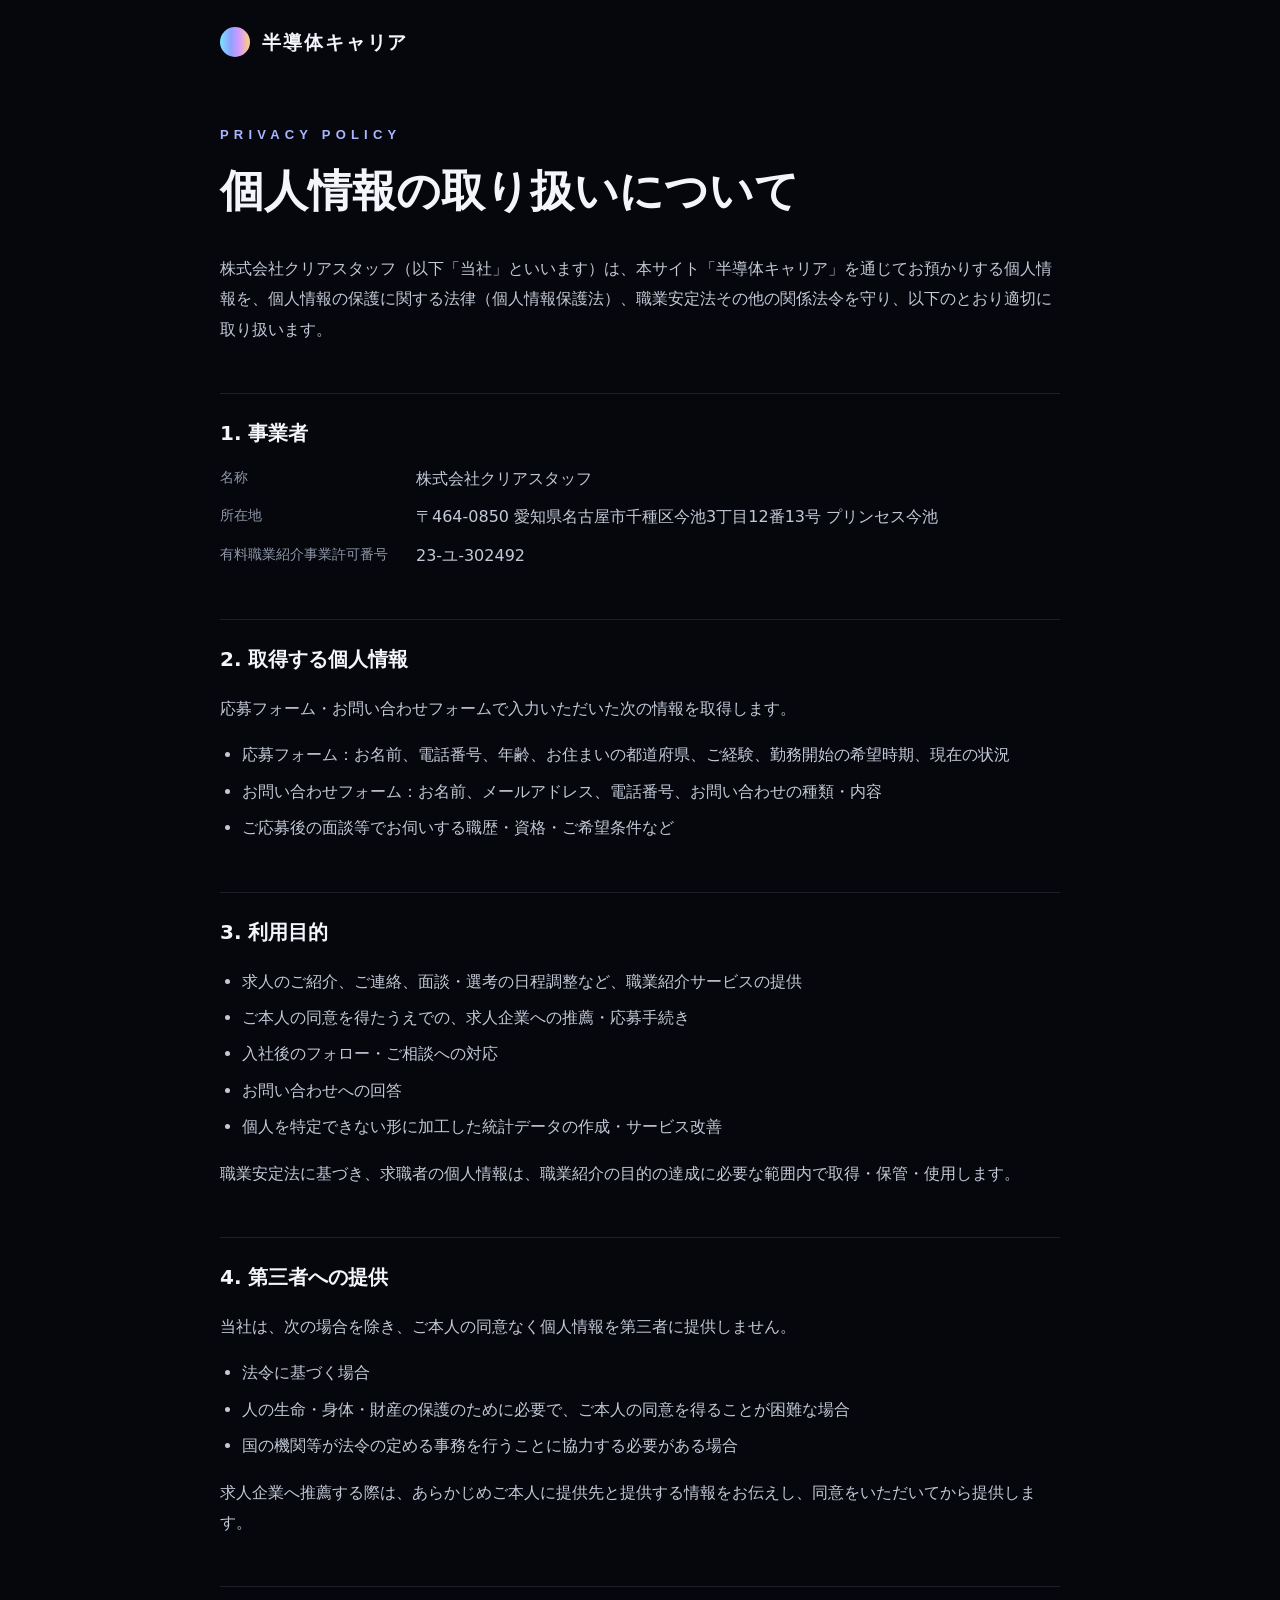
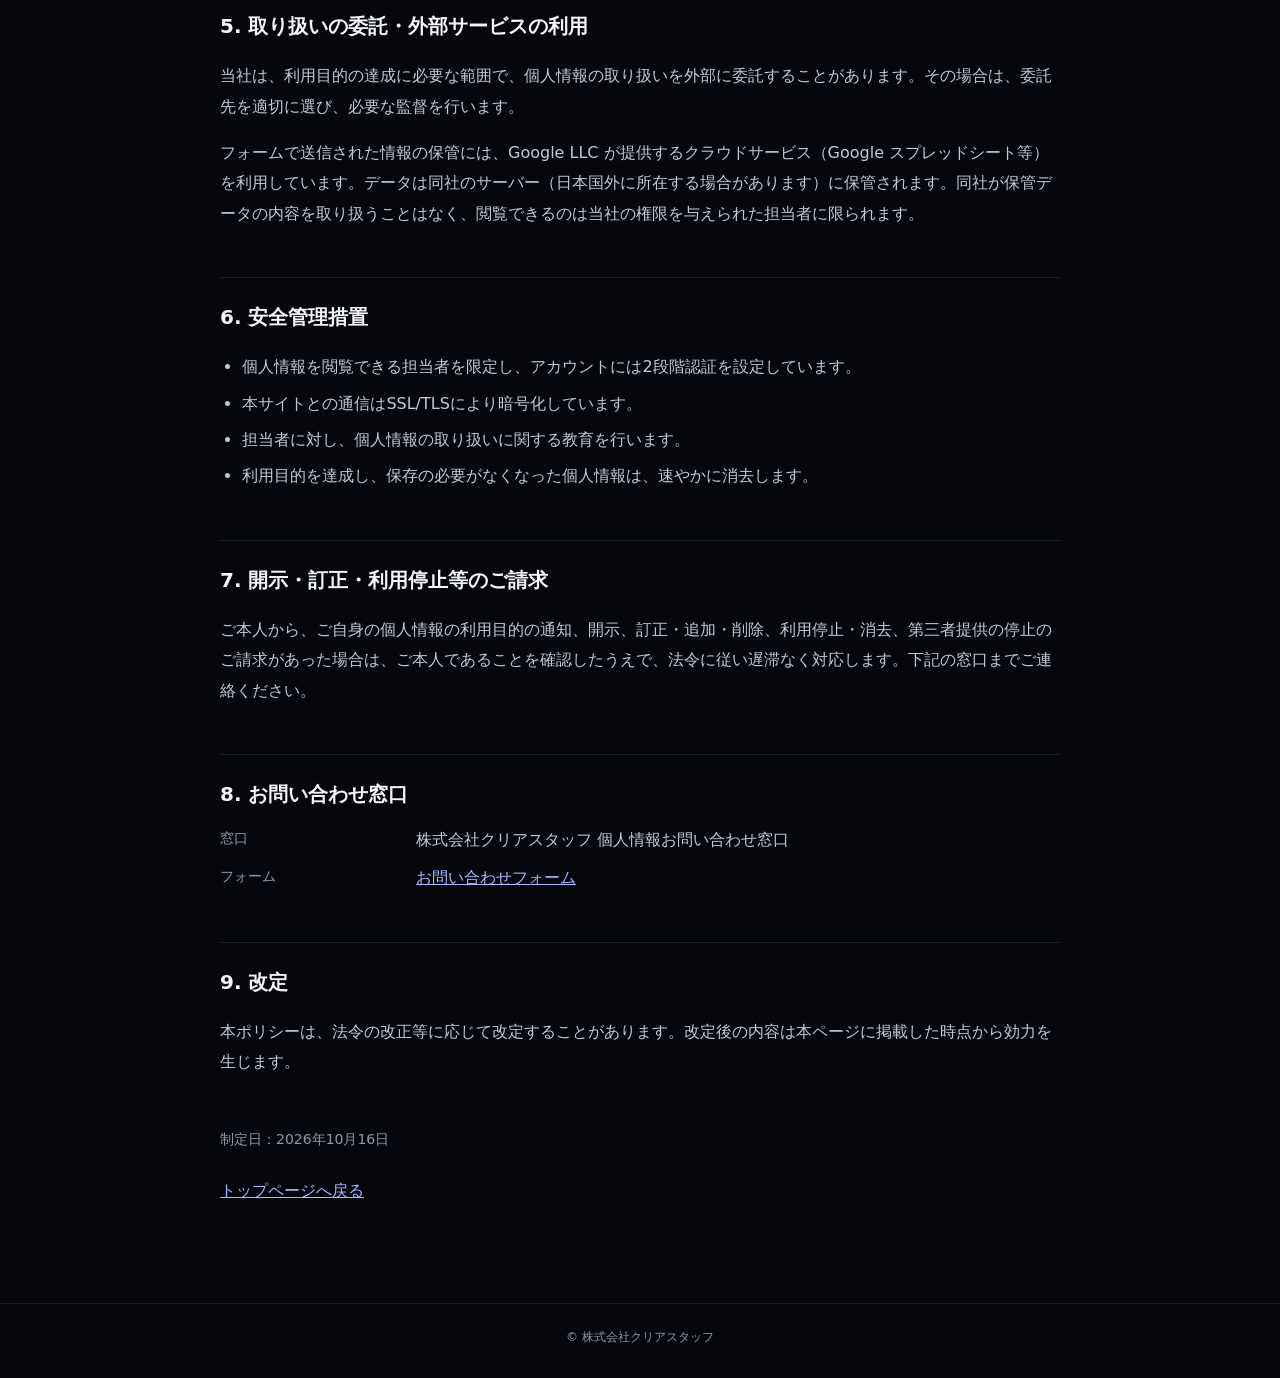
<file: privacy.html>
<!doctype html>
<html lang="ja">
<head>
<meta charset="utf-8">
<meta name="viewport" content="width=device-width, initial-scale=1">
<meta http-equiv="Content-Security-Policy" content="default-src 'self'; style-src 'self' 'unsafe-inline' https://fonts.googleapis.com; font-src https://fonts.gstatic.com; base-uri 'self'; object-src 'none'; form-action 'none'">
<title>個人情報の取り扱いについて｜半導体キャリア</title>
<meta name="theme-color" content="#05070D">
<link rel="stylesheet" href="https://fonts.googleapis.com/css2?family=Noto+Sans+JP:wght@400;700;900&amp;family=Inter:wght@600;800&amp;display=swap">
<link rel="icon" href="favicon.svg" type="image/svg+xml">
<link rel="stylesheet" href="legal.css">
</head>
<body>
<header class="lh"><a href="index.html" class="brand"><span class="dotlogo" aria-hidden="true"></span>半導体キャリア</a></header>
<main class="legal">
<p class="eyebrow">PRIVACY POLICY</p>
<h1>個人情報の<wbr>取り扱いについて</h1>
<p>株式会社クリアスタッフ（以下「当社」といいます）は、本サイト「半導体キャリア」を通じてお預かりする個人情報を、個人情報の保護に関する法律（個人情報保護法）、職業安定法その他の関係法令を守り、以下のとおり適切に取り扱います。</p>

<h2>1. 事業者</h2>
<dl>
<dt>名称</dt><dd>株式会社クリアスタッフ</dd>
<dt>所在地</dt><dd>〒464-0850 愛知県名古屋市千種区今池3丁目12番13号 プリンセス今池</dd>
<dt>有料職業紹介事業許可番号</dt><dd>23-ユ-302492</dd>
</dl>

<h2>2. 取得する個人情報</h2>
<p>応募フォーム・お問い合わせフォームで入力いただいた次の情報を取得します。</p>
<ul>
<li>応募フォーム：お名前、電話番号、年齢、お住まいの都道府県、ご経験、勤務開始の希望時期、現在の状況</li>
<li>お問い合わせフォーム：お名前、メールアドレス、電話番号、お問い合わせの種類・内容</li>
<li>ご応募後の面談等でお伺いする職歴・資格・ご希望条件など</li>
</ul>

<h2>3. 利用目的</h2>
<ul>
<li>求人のご紹介、ご連絡、面談・選考の日程調整など、職業紹介サービスの提供</li>
<li>ご本人の同意を得たうえでの、求人企業への推薦・応募手続き</li>
<li>入社後のフォロー・ご相談への対応</li>
<li>お問い合わせへの回答</li>
<li>個人を特定できない形に加工した統計データの作成・サービス改善</li>
</ul>
<p>職業安定法に基づき、求職者の個人情報は、職業紹介の目的の達成に必要な範囲内で取得・保管・使用します。</p>

<h2>4. 第三者への提供</h2>
<p>当社は、次の場合を除き、ご本人の同意なく個人情報を第三者に提供しません。</p>
<ul>
<li>法令に基づく場合</li>
<li>人の生命・身体・財産の保護のために必要で、ご本人の同意を得ることが困難な場合</li>
<li>国の機関等が法令の定める事務を行うことに協力する必要がある場合</li>
</ul>
<p>求人企業へ推薦する際は、あらかじめご本人に提供先と提供する情報をお伝えし、同意をいただいてから提供します。</p>

<h2>5. 取り扱いの委託・<wbr>外部サービスの利用</h2>
<p>当社は、利用目的の達成に必要な範囲で、個人情報の取り扱いを外部に委託することがあります。その場合は、委託先を適切に選び、必要な監督を行います。</p>
<p>フォームで送信された情報の保管には、Google LLC が提供するクラウドサービス（Google スプレッドシート等）を利用しています。データは同社のサーバー（日本国外に所在する場合があります）に保管されます。同社が保管データの内容を取り扱うことはなく、閲覧できるのは当社の権限を与えられた担当者に限られます。</p>

<h2>6. 安全管理措置</h2>
<ul>
<li>個人情報を閲覧できる担当者を限定し、アカウントには2段階認証を設定しています。</li>
<li>本サイトとの通信はSSL/TLSにより暗号化しています。</li>
<li>担当者に対し、個人情報の取り扱いに関する教育を行います。</li>
<li>利用目的を達成し、保存の必要がなくなった個人情報は、速やかに消去します。</li>
</ul>

<h2>7. 開示・訂正・利用停止等のご請求</h2>
<p>ご本人から、ご自身の個人情報の利用目的の通知、開示、訂正・追加・削除、利用停止・消去、第三者提供の停止のご請求があった場合は、ご本人であることを確認したうえで、法令に従い遅滞なく対応します。下記の窓口までご連絡ください。</p>

<h2>8. お問い合わせ窓口</h2>
<dl>
<dt>窓口</dt><dd>株式会社クリアスタッフ 個人情報お問い合わせ窓口</dd>
<dt>フォーム</dt><dd><a href="index.html#contact">お問い合わせフォーム</a></dd>
</dl>

<h2>9. 改定</h2>
<p>本ポリシーは、法令の改正等に応じて改定することがあります。改定後の内容は本ページに掲載した時点から効力を生じます。</p>

<p class="date">制定日：2026年10月16日</p>
<p class="back"><a href="index.html">トップページへ戻る</a></p>
</main>
<footer class="lf">© 株式会社クリアスタッフ</footer>
</body>
</html>
</file>
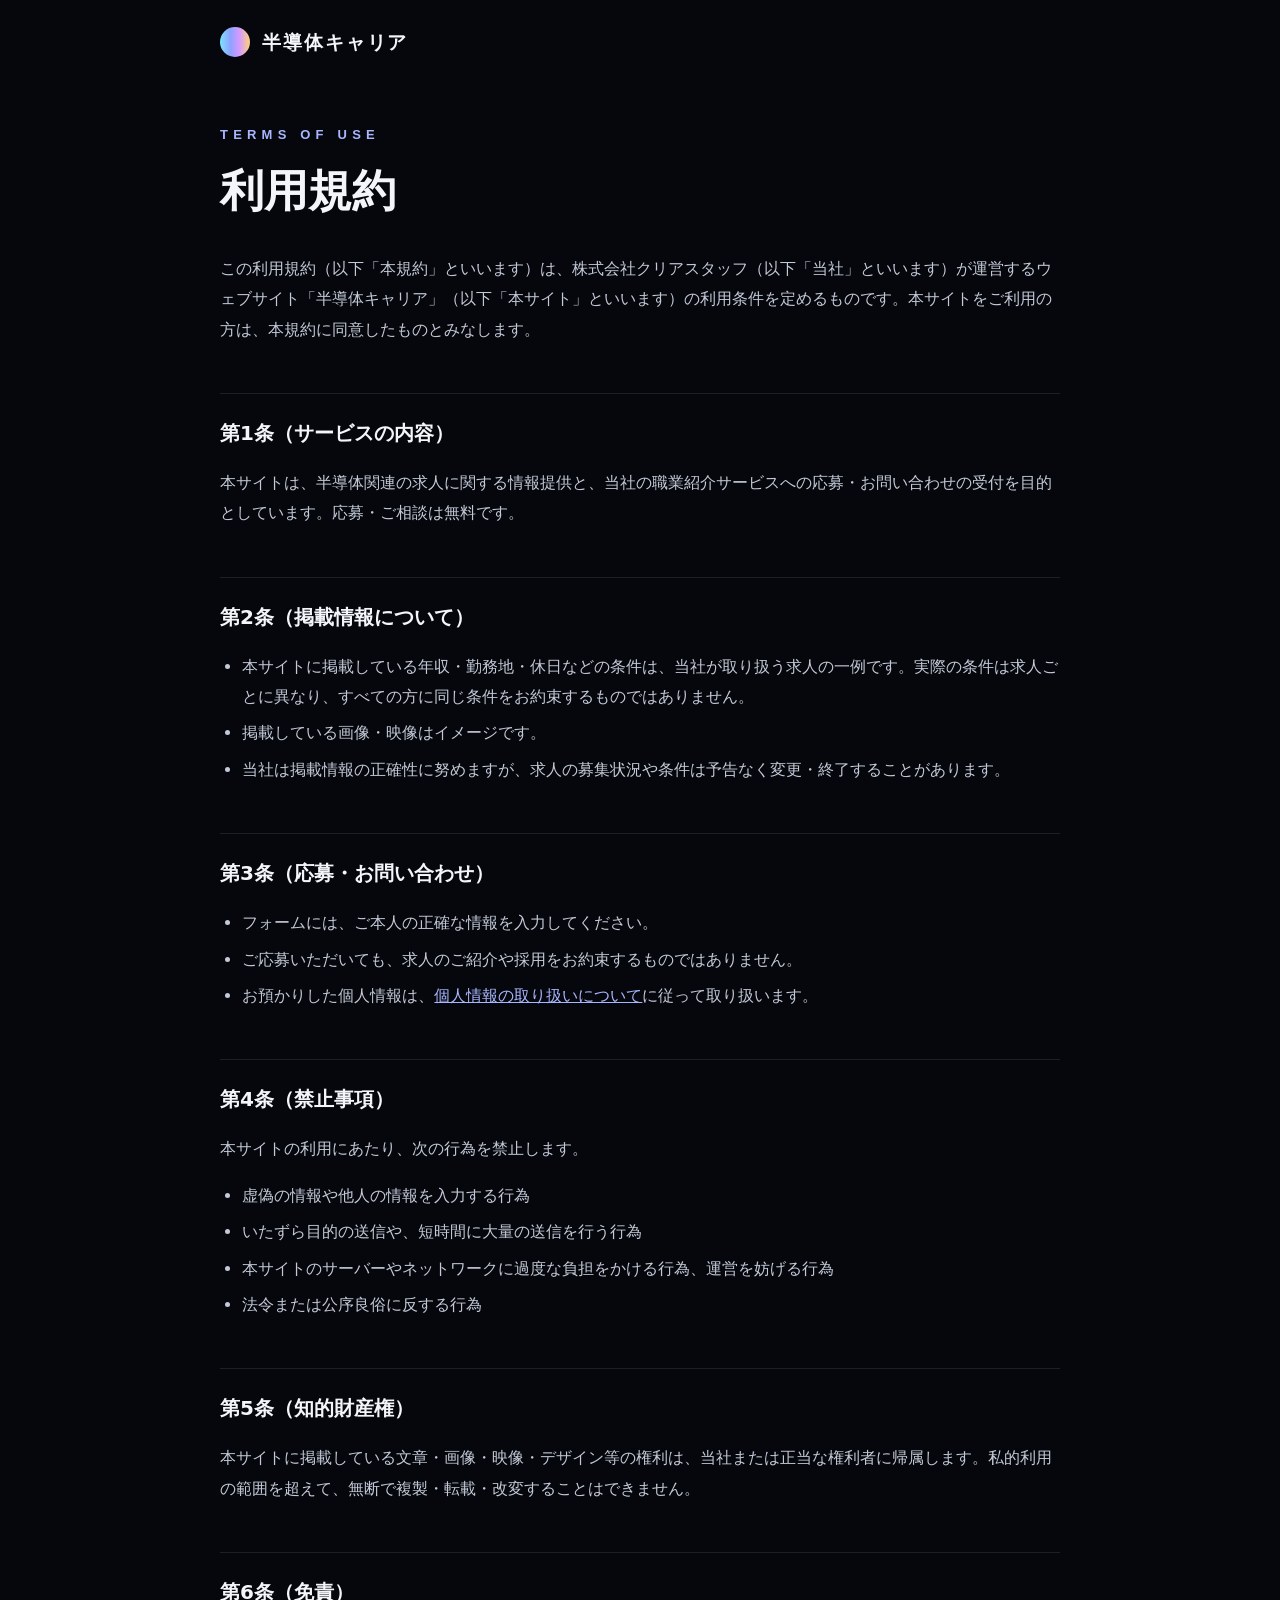
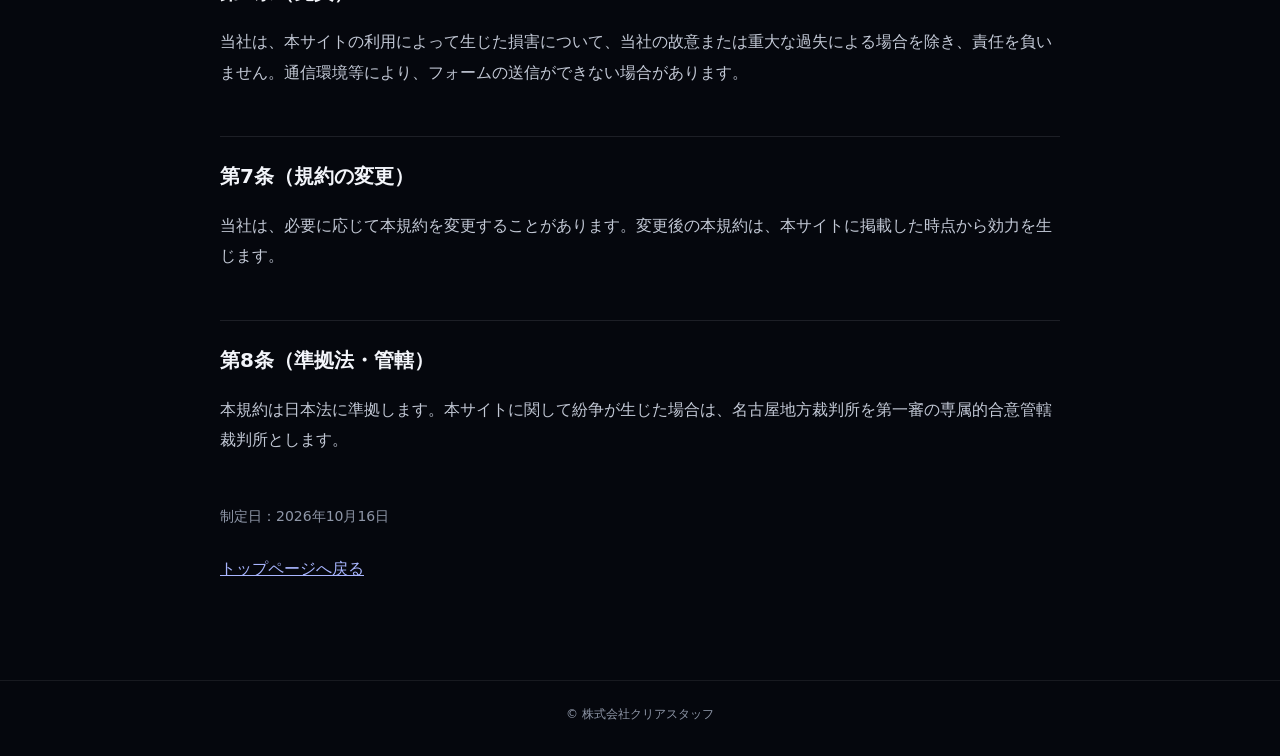
<file: terms.html>
<!doctype html>
<html lang="ja">
<head>
<meta charset="utf-8">
<meta name="viewport" content="width=device-width, initial-scale=1">
<meta http-equiv="Content-Security-Policy" content="default-src 'self'; style-src 'self' 'unsafe-inline' https://fonts.googleapis.com; font-src https://fonts.gstatic.com; base-uri 'self'; object-src 'none'; form-action 'none'">
<title>利用規約｜半導体キャリア</title>
<meta name="theme-color" content="#05070D">
<link rel="stylesheet" href="https://fonts.googleapis.com/css2?family=Noto+Sans+JP:wght@400;700;900&amp;family=Inter:wght@600;800&amp;display=swap">
<link rel="icon" href="favicon.svg" type="image/svg+xml">
<link rel="stylesheet" href="legal.css">
</head>
<body>
<header class="lh"><a href="index.html" class="brand"><span class="dotlogo" aria-hidden="true"></span>半導体キャリア</a></header>
<main class="legal">
<p class="eyebrow">TERMS OF USE</p>
<h1>利用規約</h1>
<p>この利用規約（以下「本規約」といいます）は、株式会社クリアスタッフ（以下「当社」といいます）が運営するウェブサイト「半導体キャリア」（以下「本サイト」といいます）の利用条件を定めるものです。本サイトをご利用の方は、本規約に同意したものとみなします。</p>

<h2>第1条（サービスの内容）</h2>
<p>本サイトは、半導体関連の求人に関する情報提供と、当社の職業紹介サービスへの応募・お問い合わせの受付を目的としています。応募・ご相談は無料です。</p>

<h2>第2条（掲載情報について）</h2>
<ul>
<li>本サイトに掲載している年収・勤務地・休日などの条件は、当社が取り扱う求人の一例です。実際の条件は求人ごとに異なり、すべての方に同じ条件をお約束するものではありません。</li>
<li>掲載している画像・映像はイメージです。</li>
<li>当社は掲載情報の正確性に努めますが、求人の募集状況や条件は予告なく変更・終了することがあります。</li>
</ul>

<h2>第3条（応募・お問い合わせ）</h2>
<ul>
<li>フォームには、ご本人の正確な情報を入力してください。</li>
<li>ご応募いただいても、求人のご紹介や採用をお約束するものではありません。</li>
<li>お預かりした個人情報は、<a href="privacy.html">個人情報の取り扱いについて</a>に従って取り扱います。</li>
</ul>

<h2>第4条（禁止事項）</h2>
<p>本サイトの利用にあたり、次の行為を禁止します。</p>
<ul>
<li>虚偽の情報や他人の情報を入力する行為</li>
<li>いたずら目的の送信や、短時間に大量の送信を行う行為</li>
<li>本サイトのサーバーやネットワークに過度な負担をかける行為、運営を妨げる行為</li>
<li>法令または公序良俗に反する行為</li>
</ul>

<h2>第5条（知的財産権）</h2>
<p>本サイトに掲載している文章・画像・映像・デザイン等の権利は、当社または正当な権利者に帰属します。私的利用の範囲を超えて、無断で複製・転載・改変することはできません。</p>

<h2>第6条（免責）</h2>
<p>当社は、本サイトの利用によって生じた損害について、当社の故意または重大な過失による場合を除き、責任を負いません。通信環境等により、フォームの送信ができない場合があります。</p>

<h2>第7条（規約の変更）</h2>
<p>当社は、必要に応じて本規約を変更することがあります。変更後の本規約は、本サイトに掲載した時点から効力を生じます。</p>

<h2>第8条（準拠法・管轄）</h2>
<p>本規約は日本法に準拠します。本サイトに関して紛争が生じた場合は、名古屋地方裁判所を第一審の専属的合意管轄裁判所とします。</p>

<p class="date">制定日：2026年10月16日</p>
<p class="back"><a href="index.html">トップページへ戻る</a></p>
</main>
<footer class="lf">© 株式会社クリアスタッフ</footer>
</body>
</html>
</file>
<file: style.css>
body{margin:0;background:#05070D}
*{box-sizing:border-box}
a{color:#A9B6FF;text-decoration:none}a:hover{color:#D3DAFF}
.iri{background:linear-gradient(90deg,#7DE3FF,#8FA2FF 35%,#D59BFF 65%,#FFD27A);-webkit-background-clip:text;background-clip:text;color:transparent}
.iri-bar{background:linear-gradient(90deg,#7DE3FF,#8FA2FF 35%,#D59BFF 65%,#FFD27A)}
.iri-ring{background:linear-gradient(#0C1020,#0C1020) padding-box,linear-gradient(120deg,#7DE3FF,#8FA2FF 35%,#D59BFF 65%,#FFD27A) border-box;border:1px solid transparent}
.zoom img{transition:transform 1.2s cubic-bezier(.2,.7,.2,1)}
.zoom:hover img{transform:scale(1.06)}
.lift{transition:transform .5s cubic-bezier(.2,.7,.2,1)}
.lift:hover{transform:translateY(-6px)}
.lift:hover .arw{transform:translateX(6px)}
.arw{transition:transform .4s ease}
@keyframes mq{from{transform:translateX(0)}to{transform:translateX(-50%)}}
.mq{animation:mq 50s linear infinite}
@keyframes kb{from{transform:scale(1.02)}to{transform:scale(1.12)}}
.kb{animation:kb 18s ease-in-out infinite alternate}
@keyframes bob{0%,100%{transform:translateY(0)}50%{transform:translateY(8px)}}
.bob{animation:bob 2s ease-in-out infinite}
@keyframes fadeup{from{opacity:0;transform:translateY(10px)}to{opacity:1;transform:none}}
.fade{animation:fadeup .5s ease both}
@media (prefers-reduced-motion: reduce){.mq,.kb,.bob,.fade{animation:none}.lift,.arw,.zoom img{transition:none}}
details summary{list-style:none;cursor:pointer}
details summary::-webkit-details-marker{display:none}
details[open] .plus{transform:rotate(45deg)}
.plus{transition:transform .25s ease;display:inline-block}
input,select,textarea,button{font:inherit}
form div{min-width:0}
form input[type=text],form input[type=tel],form input[type=email],form input[type=number],form select{display:block;width:100%;min-width:0;max-width:100%;height:56px;margin:0;-webkit-appearance:none;appearance:none}
form textarea{display:block;width:100%;min-width:0;max-width:100%;margin:0;resize:vertical}
form select{padding-right:48px !important}
.sel{position:relative}
.sel svg{position:absolute;right:18px;top:50%;margin-top:-6px;pointer-events:none}
.modal{display:none;position:fixed;inset:0;z-index:50;background:rgba(3,4,9,.88);overflow-y:auto;-webkit-overflow-scrolling:touch}
.modal:target{display:block}
.qual label{display:flex;align-items:center;gap:10px;min-height:48px;padding:0 14px;border:1px solid #C5CAD6;border-radius:12px;background:#FFFFFF;font-size:14px;cursor:pointer}
.qual input{width:20px;height:20px;margin:0;flex:none;accent-color:#0B0F1E}
.expc input{position:absolute;opacity:0;width:1px;height:1px}
.tabbtn{cursor:pointer;transition:background .25s ease,color .25s ease}
input:focus,select:focus,textarea:focus,button:focus,a:focus{outline:2px solid #8FA2FF;outline-offset:3px}
.expc:focus-within{outline:2px solid #4B55B8;outline-offset:3px}

html{scroll-behavior:smooth}
@media (prefers-reduced-motion: reduce){html{scroll-behavior:auto}}
section[id],form[id]{scroll-margin-top:16px}
#top{min-height:100vh;min-height:100svh}
.bgbtn{display:flex;align-items:center;justify-content:space-between;gap:16px;min-height:64px;padding:0 22px;border-radius:14px;border:1px solid rgba(243,245,250,.14);background:rgba(243,245,250,.03);color:#E3E7F0;text-align:left;font-weight:700;font-size:16px;width:100%}
.bgbtn[aria-pressed="true"]{background:#F3F5FA;color:#05070D;border-color:#F3F5FA}
.expc{position:relative;display:flex;flex-direction:column;justify-content:center;gap:2px;min-height:76px;padding:12px 16px;border-radius:12px;border:2px solid #C5CAD6;background:#FFFFFF;cursor:pointer}
.expc:has(input:checked){border-color:#0B0F1E;background:#E7EAF2}
.dotring{flex:none;width:16px;height:16px;border-radius:50%;border:2px solid #0B0F1E;display:flex;align-items:center;justify-content:center}
.dot{width:8px;height:8px;border-radius:50%;display:block;background:transparent}
.expc input:checked + span .dot{background:#0B0F1E}
.hp{position:absolute!important;left:-9999px!important;width:1px;height:1px;overflow:hidden}
.form-msg{margin:0;font-size:14px;font-weight:700;color:#B3261E;min-height:0}
.form-msg:empty{display:none}
[aria-invalid="true"]{border-color:#B3261E!important;box-shadow:0 0 0 1px #B3261E}
.submit[disabled]{opacity:.6;cursor:wait}
.done{text-align:center;padding:24px 0}
.done h3{margin:0;font-size:24px;font-weight:900}
.done p{margin:12px 0 0;color:#474E60;font-size:15px}
@media (max-width:600px){
  header nav{gap:4px 16px!important;font-size:13px!important}
  form#apply-form,form#contact-form{padding:32px 20px!important}
  #experienced .iri-ring{padding:28px 20px!important}
}

/* ---- phone polish ---- */
h1,h2,h3{word-break:keep-all;overflow-wrap:anywhere}
section > div > p[style*="clamp(30px"]{word-break:keep-all;overflow-wrap:anywhere}
@media (max-width:600px){
  #top video + div{background:linear-gradient(180deg,rgba(5,7,13,.55) 0%,rgba(5,7,13,.82) 40%,rgba(5,7,13,.9) 100%)!important}
  h2{font-size:30px!important}
  a[href="#apply-form"][style*="min-height: 5"],a[href="#apply-form"][style*="min-height: 6"]{width:100%;justify-content:center;padding:0 18px!important;white-space:nowrap;font-size:16px!important}
  header a[href="#apply-form"]{width:auto}
}

.totop{display:inline-flex;align-items:center;justify-content:center;gap:10px;min-height:52px;padding:0 28px;border-radius:999px;border:1px solid rgba(243,245,250,.28);background:rgba(243,245,250,.04);color:#E3E7F0;font-size:15px;font-weight:700;text-decoration:none;transition:background .2s ease,border-color .2s ease}
.totop:hover{background:rgba(243,245,250,.12);border-color:rgba(243,245,250,.5);color:#FFFFFF}
.totop svg{transition:transform .25s ease}.totop:hover svg{transform:translateY(-3px)}
@media (max-width:600px){.totop{width:100%}}
</file>
<file: legal.css>
*{box-sizing:border-box}
body{margin:0;background:#05070D;color:#E3E7F0;font-family:'Noto Sans JP',system-ui,sans-serif;line-height:1.9;font-size:16px}
a{color:#A9B6FF}a:hover{color:#D3DAFF}
a:focus{outline:2px solid #8FA2FF;outline-offset:3px}
.lh{max-width:880px;margin:0 auto;padding:24px 20px}
.brand{display:inline-flex;align-items:center;gap:12px;color:#F3F5FA;text-decoration:none;font-weight:900;font-size:19px;letter-spacing:.1em}
.dotlogo{width:30px;height:30px;border-radius:50%;background:linear-gradient(90deg,#7DE3FF,#8FA2FF 35%,#D59BFF 65%,#FFD27A)}
.legal{max-width:880px;margin:0 auto;padding:32px 20px 80px}
.eyebrow{margin:0 0 12px;font-family:Inter,sans-serif;font-weight:600;font-size:13px;letter-spacing:.4em;color:#A9B6FF}
h1{margin:0 0 32px;font-weight:900;font-size:clamp(28px,5vw,44px);line-height:1.4;color:#F3F5FA}
h2{margin:48px 0 12px;font-size:20px;font-weight:900;color:#F3F5FA;padding-top:20px;border-top:1px solid rgba(243,245,250,.1)}
p,li,dd{color:#C3C9D6}
ul{padding-left:1.4em}
li{margin:6px 0}
dl{display:grid;grid-template-columns:minmax(0,11em) minmax(0,1fr);gap:8px 20px;margin:12px 0}
dt{color:#8F97A8;font-size:14px}
dd{margin:0}
@media (max-width:560px){dl{grid-template-columns:1fr;gap:2px}dd{margin-bottom:10px}}
.date{margin-top:48px;color:#8F97A8;font-size:14px}
.back{margin-top:24px}
.lf{border-top:1px solid rgba(243,245,250,.08);padding:22px 20px 30px;text-align:center;font-size:12px;color:#8F97A8}
h1,h2{word-break:keep-all;overflow-wrap:anywhere}
</file>
